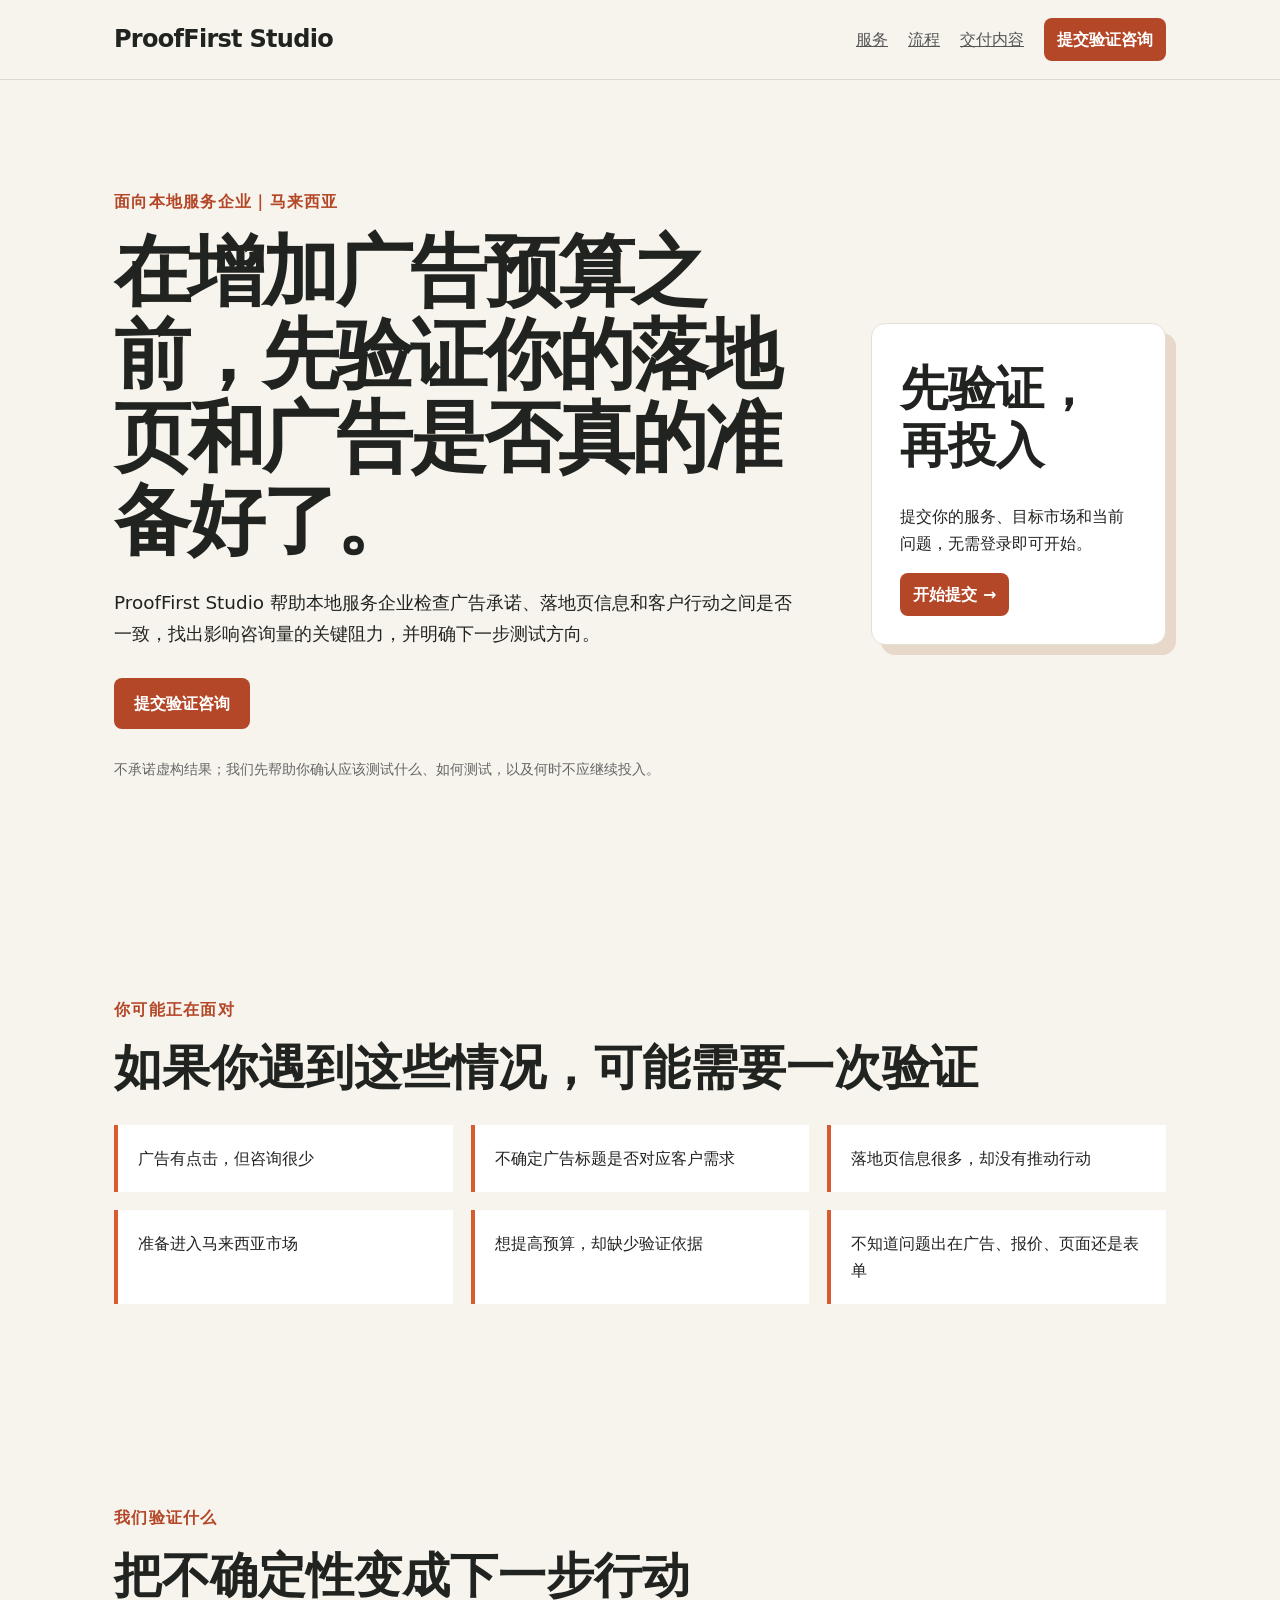
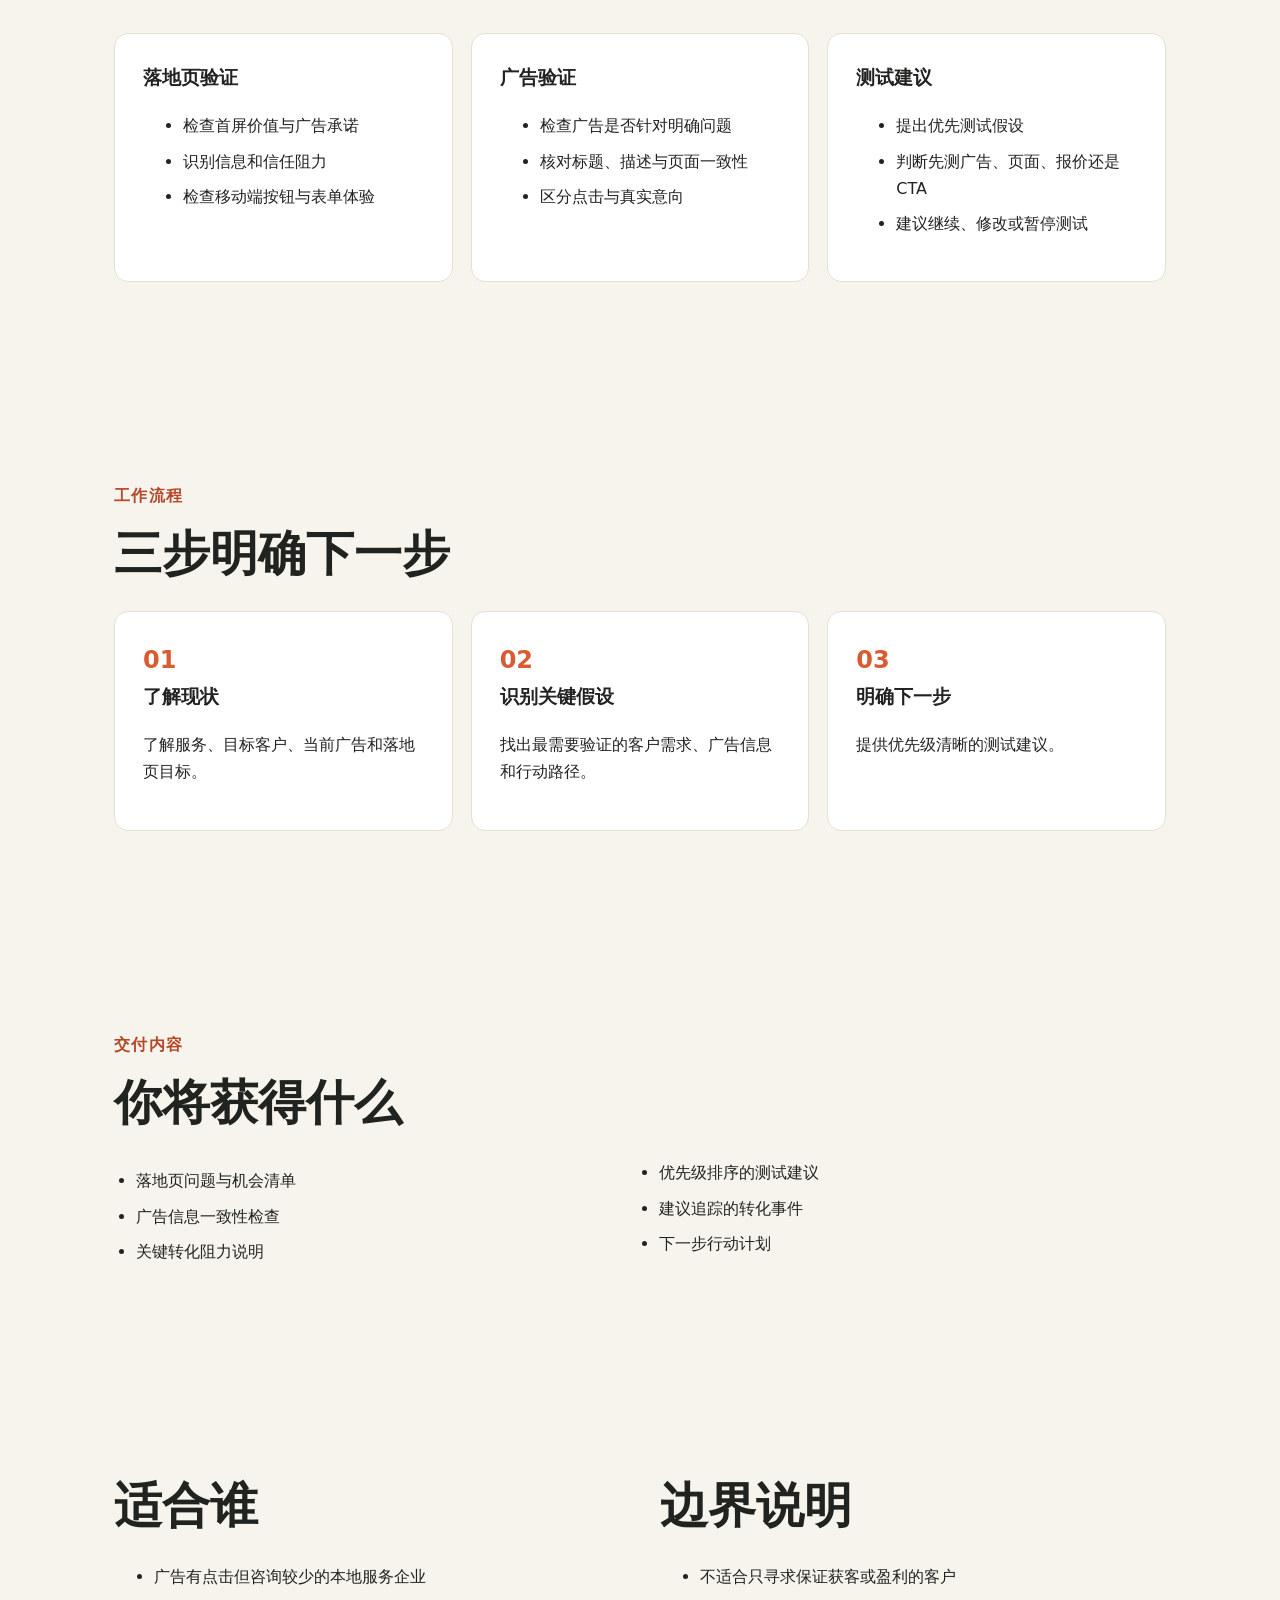
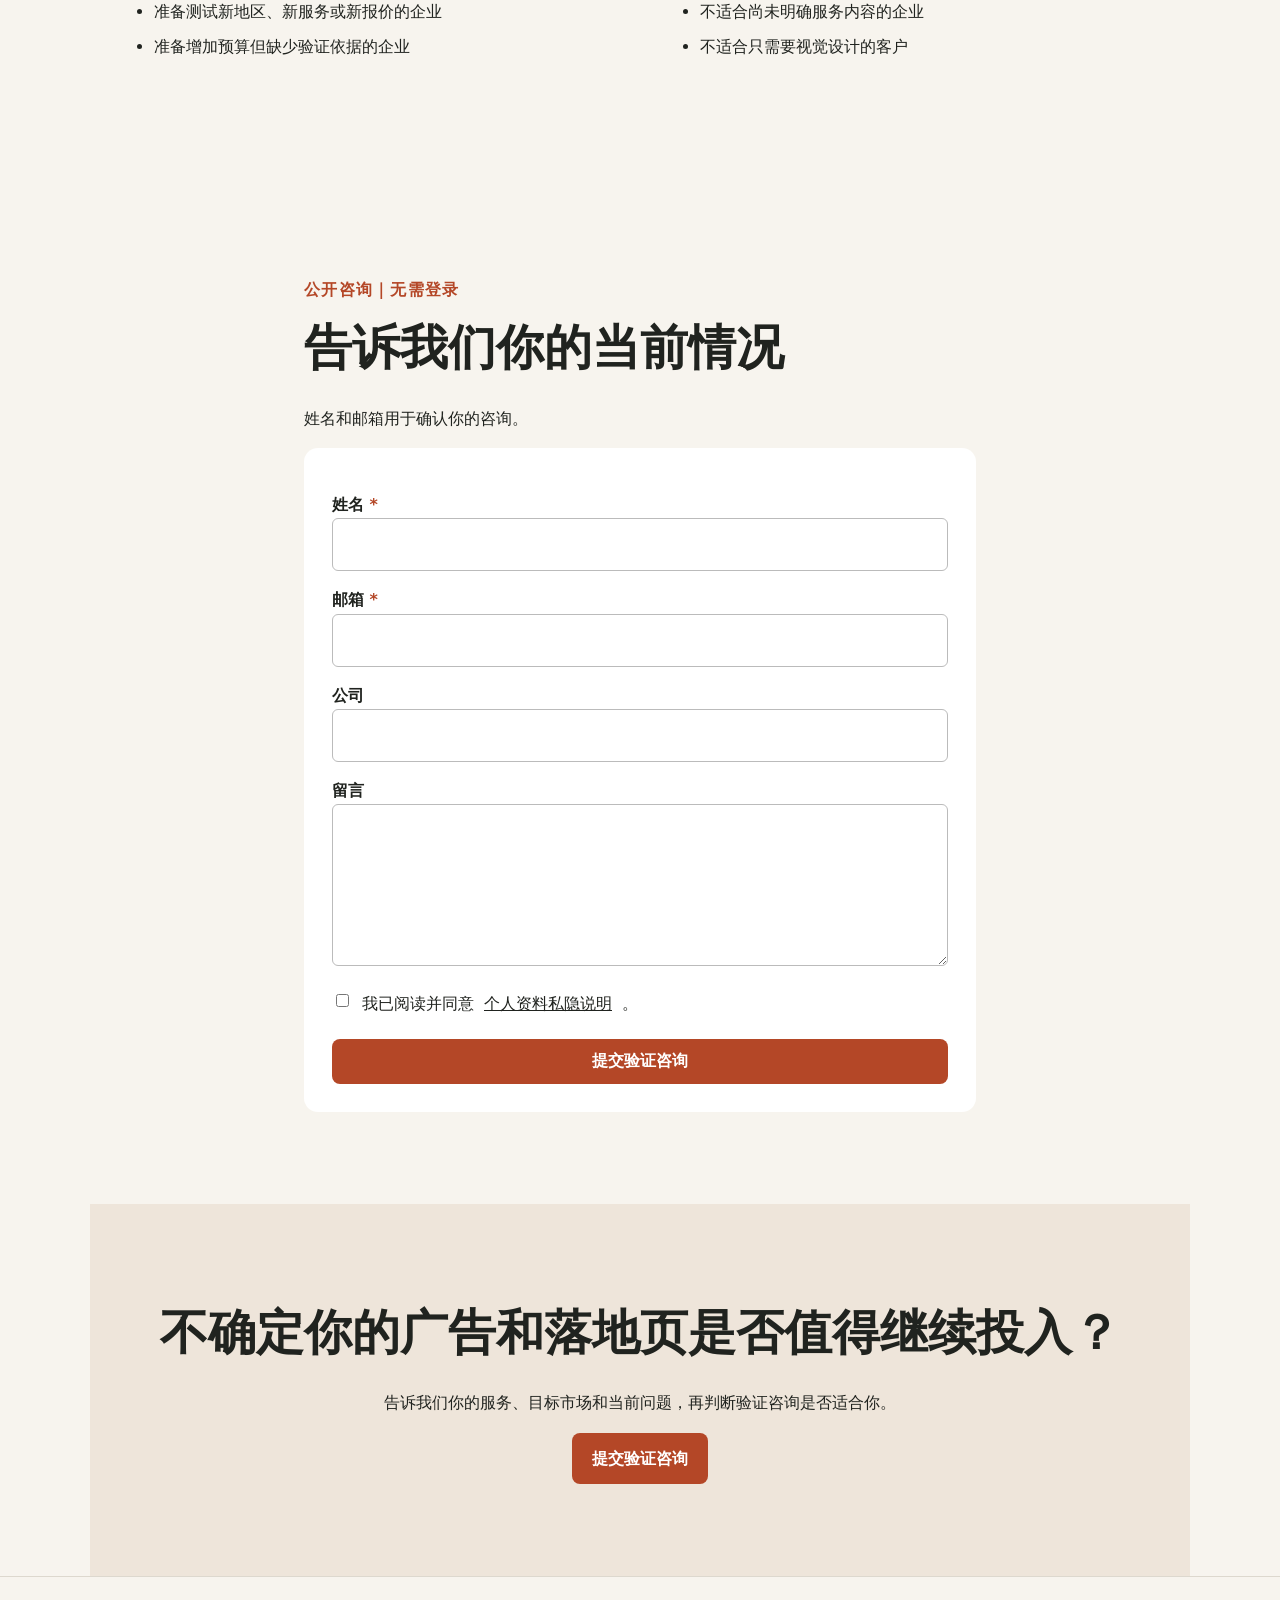
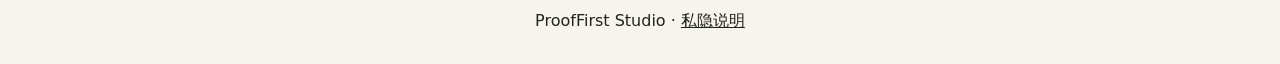
<file: public_site/index.html>
<!doctype html>
<html lang="zh-CN">
<head>
<meta charset="UTF-8">
<meta name="viewport" content="width=device-width, initial-scale=1">
<link rel="icon" href="data:,">
<meta name="robots" content="noindex, nofollow">
<title>ProofFirst Studio</title>
<meta name="description" content="为马来西亚本地服务企业验证 Landing Page 与广告信息，提交验证咨询。">
<link rel="stylesheet" href="styles.css">
</head>
<body>
<header><nav><a class="brand" href="#top">ProofFirst Studio</a><div class="nav-links"><a href="#services">服务</a><a href="#process">流程</a><a href="#deliverables">交付内容</a><a class="button small" href="#lead-form">提交验证咨询</a></div></nav></header>
<main id="top">
<section class="hero"><div><p class="eyebrow">面向本地服务企业｜马来西亚</p><h1>在增加广告预算之前，先验证你的落地页和广告是否真的准备好了。</h1><p class="lead">ProofFirst Studio 帮助本地服务企业检查广告承诺、落地页信息和客户行动之间是否一致，找出影响咨询量的关键阻力，并明确下一步测试方向。</p><div class="actions"><a class="button" href="#lead-form">提交验证咨询</a></div><p class="note">不承诺虚构结果；我们先帮助你确认应该测试什么、如何测试，以及何时不应继续投入。</p></div><div class="hero-card"><h2>先验证，再投入</h2><p>提交你的服务、目标市场和当前问题，无需登录即可开始。</p><a class="button small" href="#lead-form">开始提交 →</a></div></section>
<section><p class="eyebrow">你可能正在面对</p><h2>如果你遇到这些情况，可能需要一次验证</h2><div class="grid six"><div>广告有点击，但咨询很少</div><div>不确定广告标题是否对应客户需求</div><div>落地页信息很多，却没有推动行动</div><div>准备进入马来西亚市场</div><div>想提高预算，却缺少验证依据</div><div>不知道问题出在广告、报价、页面还是表单</div></div></section>
<section id="services"><p class="eyebrow">我们验证什么</p><h2>把不确定性变成下一步行动</h2><div class="grid three"><article><h3>落地页验证</h3><ul><li>检查首屏价值与广告承诺</li><li>识别信息和信任阻力</li><li>检查移动端按钮与表单体验</li></ul></article><article><h3>广告验证</h3><ul><li>检查广告是否针对明确问题</li><li>核对标题、描述与页面一致性</li><li>区分点击与真实意向</li></ul></article><article><h3>测试建议</h3><ul><li>提出优先测试假设</li><li>判断先测广告、页面、报价还是 CTA</li><li>建议继续、修改或暂停测试</li></ul></article></div></section>
<section id="process"><p class="eyebrow">工作流程</p><h2>三步明确下一步</h2><div class="grid three steps"><article><b>01</b><h3>了解现状</h3><p>了解服务、目标客户、当前广告和落地页目标。</p></article><article><b>02</b><h3>识别关键假设</h3><p>找出最需要验证的客户需求、广告信息和行动路径。</p></article><article><b>03</b><h3>明确下一步</h3><p>提供优先级清晰的测试建议。</p></article></div></section>
<section id="deliverables"><p class="eyebrow">交付内容</p><h2>你将获得什么</h2><ul class="checklist"><li>落地页问题与机会清单</li><li>广告信息一致性检查</li><li>关键转化阻力说明</li><li>优先级排序的测试建议</li><li>建议追踪的转化事件</li><li>下一步行动计划</li></ul></section>
<section><div class="split"><div><h2>适合谁</h2><ul><li>广告有点击但咨询较少的本地服务企业</li><li>准备测试新地区、新服务或新报价的企业</li><li>准备增加预算但缺少验证依据的企业</li></ul></div><div><h2>边界说明</h2><ul><li>不适合只寻求保证获客或盈利的客户</li><li>不适合尚未明确服务内容的企业</li><li>不适合只需要视觉设计的客户</li></ul></div></div></section>
<section class="form-section" id="contact"><p class="eyebrow">公开咨询｜无需登录</p><h2>告诉我们你的当前情况</h2><p>姓名和邮箱用于确认你的咨询。</p><form id="lead-form" action="https://formspree.io/f/mdeoppza" method="post"><label for="name">姓名 <span>*</span></label><input id="name" name="name" required><label for="email">邮箱 <span>*</span></label><input id="email" name="email" type="email" required><label for="company">公司</label><input id="company" name="company"><input type="hidden" name="intent" value="project"><label for="message">留言</label><textarea id="message" name="message" rows="5"></textarea><div class="honeypot" aria-hidden="true"><label for="website">Website</label><input id="website" name="website" tabindex="-1" autocomplete="off"></div><label class="consent"><input name="privacy_consent" type="checkbox" value="accepted" required>我已阅读并同意<a href="privacy.html" target="_blank" rel="noopener">个人资料私隐说明</a>。</label><button type="submit">提交验证咨询</button><div role="status" aria-live="polite"></div></form><div id="lead-success" class="success-panel" role="status" aria-live="polite" tabindex="-1" hidden><p class="eyebrow">提交成功</p><h2>咨询已成功提交</h2><p>我们已收到你的资料，会通过邮箱回复。</p></div></section>
<section class="bottom-cta"><h2>不确定你的广告和落地页是否值得继续投入？</h2><p>告诉我们你的服务、目标市场和当前问题，再判断验证咨询是否适合你。</p><a class="button" href="#lead-form">提交验证咨询</a></section>
</main><footer>ProofFirst Studio · <a href="privacy.html">私隐说明</a></footer><script src="script.js"></script>
</body></html>
</file>
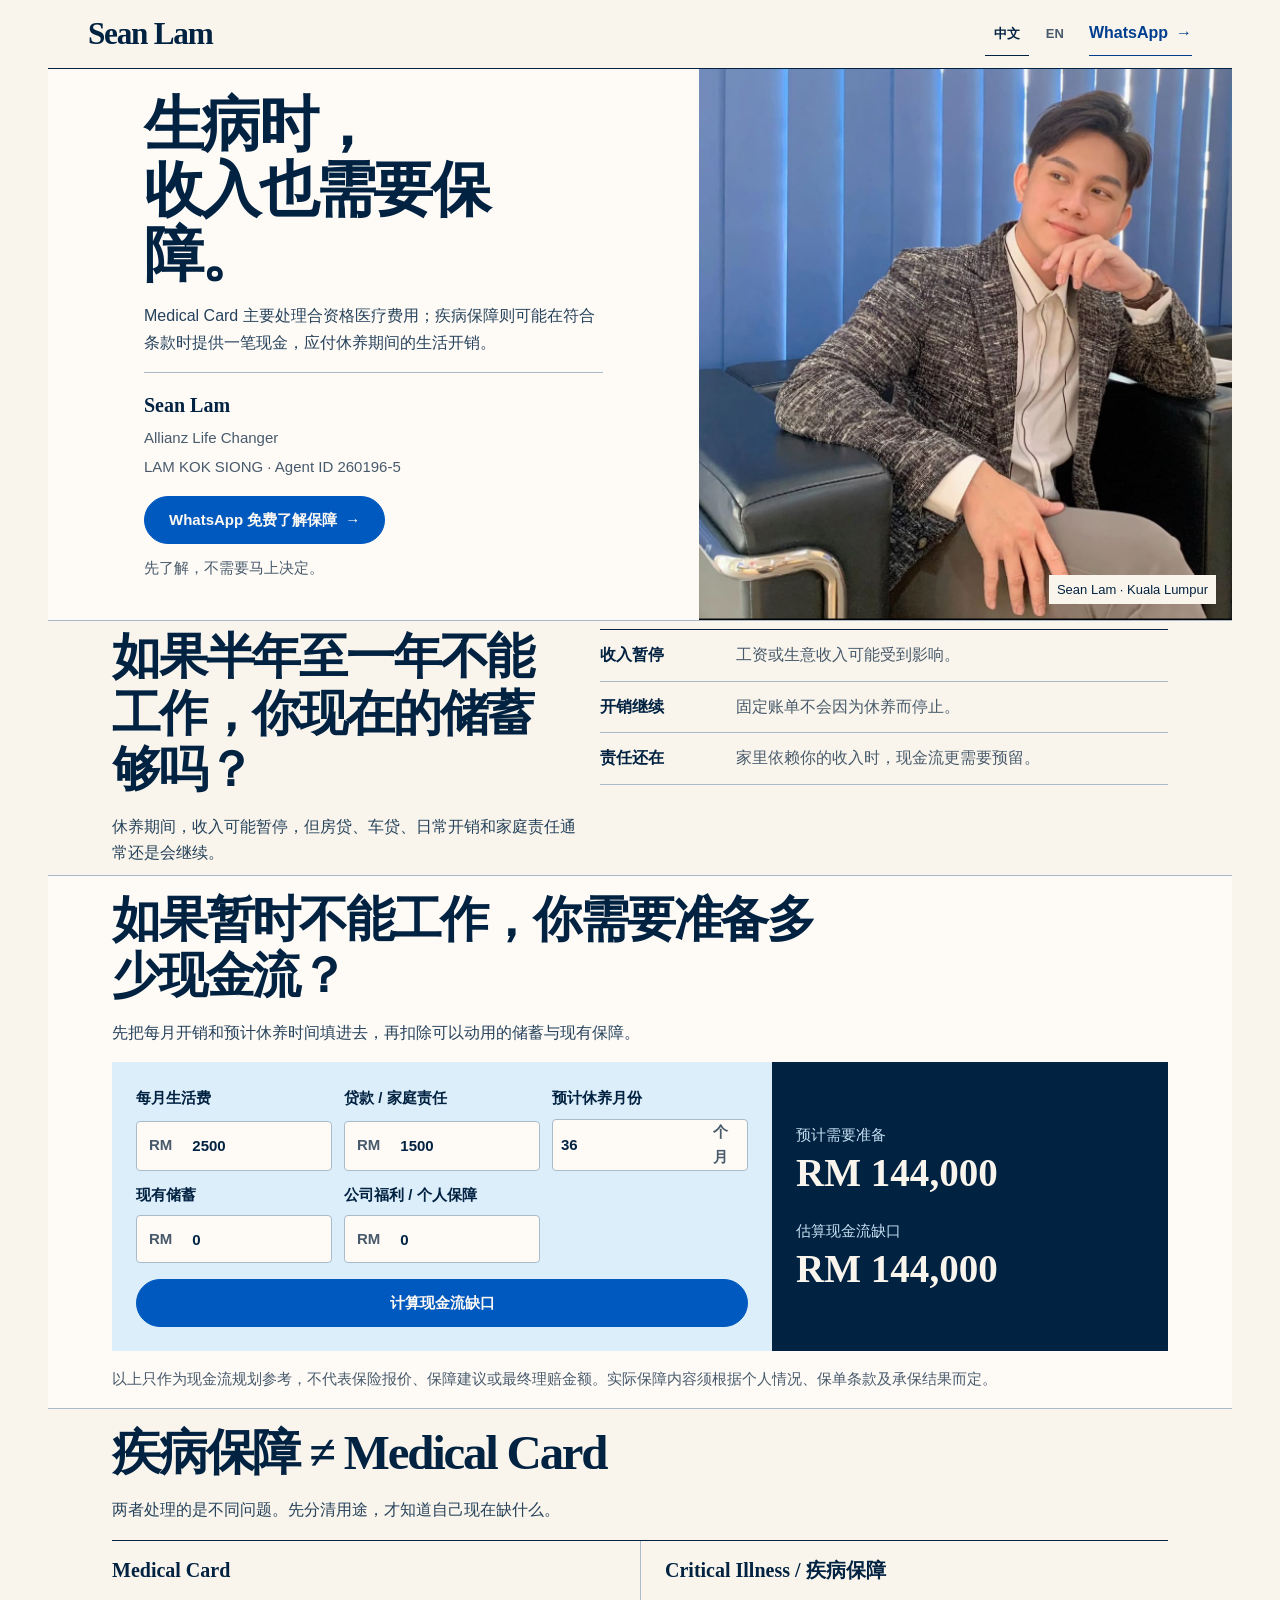
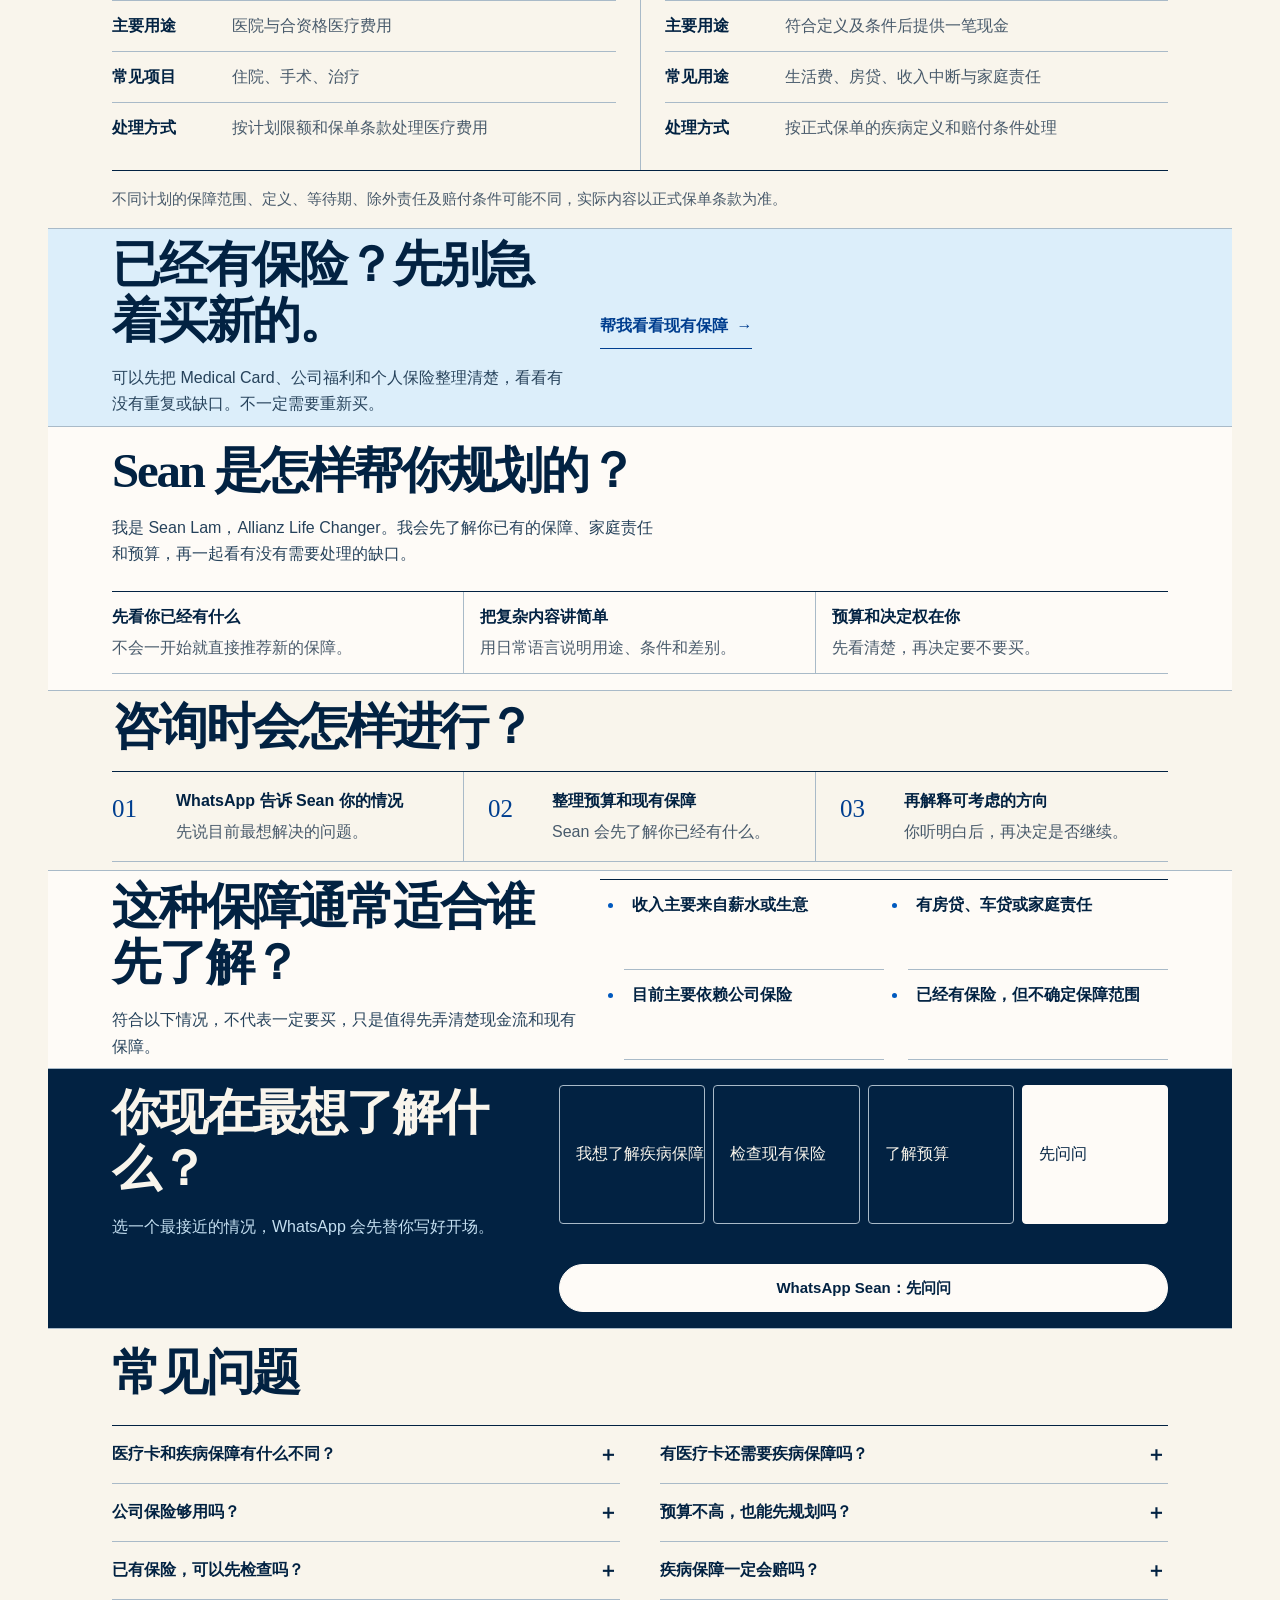
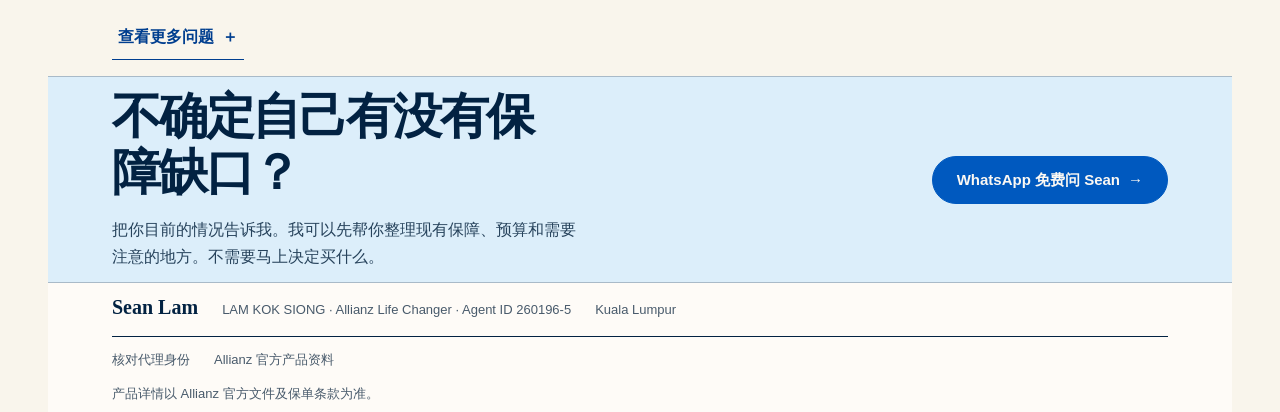
<file: client_sites/sean_lam/index.html>
<!doctype html>
<html lang="zh-CN">
<head>
  <meta charset="UTF-8">
  <meta name="viewport" content="width=device-width, initial-scale=1, viewport-fit=cover">
  <meta name="description" content="Sean Lam 协助 Kuala Lumpur 上班族了解重大疾病保障、现金流缺口与现有保障。">
  <title>Sean Lam｜Allianz Life Changer · Kuala Lumpur</title>
  <link rel="icon" href="data:,">
  <link rel="alternate" hreflang="zh-CN" href="./">
  <link rel="alternate" hreflang="en" href="en.html">
  <link rel="stylesheet" href="styles.css">
</head>
<body>
  <header class="site-header">
    <a class="brand" href="#top" aria-label="返回首页">Sean Lam</a>
    <div class="header-actions">
      <nav class="language-switch" aria-label="语言选择">
        <a data-language="zh-CN" aria-current="page" href="./">中文</a>
        <a data-language="en" lang="en" href="en.html">EN</a>
      </nav>
      <a class="header-contact" data-whatsapp-intent="general" data-whatsapp-source="header" href="https://wa.me/60166396106?text=Hi%20Sean%EF%BC%8C%E6%88%91%E6%83%B3%E5%85%88%E4%BA%86%E8%A7%A3%E4%B8%80%E4%B8%8B%E7%96%BE%E7%97%85%E4%BF%9D%E9%9A%9C%E3%80%82">WhatsApp <span aria-hidden="true">→</span></a>
    </div>
  </header>

  <main id="top">
    <section class="hero" id="hero" aria-labelledby="hero-title">
      <div class="hero-copy">
        <h1 id="hero-title"><span>生病时，</span><span>收入也需要保障。</span></h1>
        <p class="hero-summary" id="hero-summary">Medical Card 主要处理合资格医疗费用；疾病保障则可能在符合条款时提供一笔现金，应付休养期间的生活开销。</p>
        <div class="hero-identity">
          <strong>Sean Lam</strong>
          <span>Allianz Life Changer</span>
          <span>LAM KOK SIONG · Agent ID 260196-5</span>
        </div>
        <a class="button" id="hero-primary" data-cta-level="primary" data-whatsapp-intent="protection" data-whatsapp-source="hero" href="https://wa.me/60166396106?text=Hi%20Sean%EF%BC%8C%E6%88%91%E6%83%B3%E5%85%88%E4%BA%86%E8%A7%A3%E4%B8%80%E4%B8%8B%E7%96%BE%E7%97%85%E4%BF%9D%E9%9A%9C%E3%80%82">WhatsApp 免费了解保障 <span aria-hidden="true">→</span></a>
        <p class="microcopy">先了解，不需要马上决定。</p>
      </div>
      <figure class="hero-photo">
        <img src="assets/sean-lam.jpeg" width="1125" height="1125" alt="Allianz Life Changer Sean Lam">
        <figcaption>Sean Lam · Kuala Lumpur</figcaption>
      </figure>
    </section>

    <section class="problem compact-section" id="problem" aria-labelledby="problem-title">
      <div>
        <h2 id="problem-title">如果半年至一年不能工作，你现在的储蓄够吗？</h2>
        <p>休养期间，收入可能暂停，但房贷、车贷、日常开销和家庭责任通常还是会继续。</p>
      </div>
      <dl class="problem-list">
        <div><dt>收入暂停</dt><dd>工资或生意收入可能受到影响。</dd></div>
        <div><dt>开销继续</dt><dd>固定账单不会因为休养而停止。</dd></div>
        <div><dt>责任还在</dt><dd>家里依赖你的收入时，现金流更需要预留。</dd></div>
      </dl>
    </section>

    <section class="calculator feature-section" id="calculator" aria-labelledby="calculator-title">
      <div class="section-copy">
        <h2 id="calculator-title">如果暂时不能工作，你需要准备多少现金流？</h2>
        <p>先把每月开销和预计休养时间填进去，再扣除可以动用的储蓄与现有保障。</p>
      </div>
      <div class="calculator-shell">
        <form id="exposure-form">
          <div class="field-grid">
            <label>每月生活费<span class="money-input"><span>RM</span><input name="essentials" type="number" min="0" step="100" inputmode="decimal" value="2500" required></span></label>
            <label>贷款 / 家庭责任<span class="money-input"><span>RM</span><input name="commitments" type="number" min="0" step="100" inputmode="decimal" value="1500" required></span></label>
            <label>预计休养月份<span class="month-input"><input name="months" type="number" min="36" max="120" step="1" inputmode="numeric" value="36" required><span>个月</span></span></label>
            <label>现有储蓄<span class="money-input"><span>RM</span><input name="savings" type="number" min="0" step="100" inputmode="decimal" value="0" required></span></label>
            <label>公司福利 / 个人保障<span class="money-input"><span>RM</span><input name="benefits" type="number" min="0" step="100" inputmode="decimal" value="0" required></span></label>
          </div>
          <button class="button" type="submit">计算现金流缺口</button>
        </form>
        <div class="result" id="exposure-result" role="status" aria-live="polite">
          <p><span>预计需要准备</span><strong id="cashflow-required">RM 144,000</strong></p>
          <p><span>估算现金流缺口</span><strong id="cashflow-gap">RM 144,000</strong></p>
          <a class="button button-light" id="calculator-whatsapp" data-whatsapp-source="calculator" href="https://wa.me/60166396106?text=Hi%20Sean%EF%BC%8C%E6%88%91%E6%83%B3%E8%AF%B7%E4%BD%A0%E5%B8%AE%E6%88%91%E7%9C%8B%E7%9C%8B%E7%8E%B0%E6%9C%89%E4%BF%9D%E9%9A%9C%E5%A4%9F%E4%B8%8D%E5%A4%9F%E3%80%82" hidden>把计算结果发给 Sean <span aria-hidden="true">→</span></a>
        </div>
      </div>
      <p class="disclaimer">以上只作为现金流规划参考，不代表保险报价、保障建议或最终理赔金额。实际保障内容须根据个人情况、保单条款及承保结果而定。</p>
    </section>

    <section class="coverage" id="coverage" aria-labelledby="coverage-title">
      <div class="section-copy">
        <h2 id="coverage-title">疾病保障 ≠ Medical Card</h2>
        <p>两者处理的是不同问题。先分清用途，才知道自己现在缺什么。</p>
      </div>
      <div class="comparison" role="group" aria-label="Medical Card 与疾病保障用途比较">
        <article>
          <h3>Medical Card</h3>
          <dl>
            <div><dt>主要用途</dt><dd>医院与合资格医疗费用</dd></div>
            <div><dt>常见项目</dt><dd>住院、手术、治疗</dd></div>
            <div><dt>处理方式</dt><dd>按计划限额和保单条款处理医疗费用</dd></div>
          </dl>
        </article>
        <article>
          <h3>Critical Illness / 疾病保障</h3>
          <dl>
            <div><dt>主要用途</dt><dd>符合定义及条件后提供一笔现金</dd></div>
            <div><dt>常见用途</dt><dd>生活费、房贷、收入中断与家庭责任</dd></div>
            <div><dt>处理方式</dt><dd>按正式保单的疾病定义和赔付条件处理</dd></div>
          </dl>
        </article>
      </div>
      <p class="disclaimer">不同计划的保障范围、定义、等待期、除外责任及赔付条件可能不同，实际内容以正式保单条款为准。</p>
    </section>

    <section class="policy-check compact-section" id="policy-check" aria-labelledby="policy-title">
      <div>
        <h2 id="policy-title">已经有保险？先别急着买新的。</h2>
        <p>可以先把 Medical Card、公司福利和个人保险整理清楚，看看有没有重复或缺口。不一定需要重新买。</p>
      </div>
      <a class="text-link" data-whatsapp-intent="existing" data-whatsapp-source="existing_policy" href="https://wa.me/60166396106?text=Hi%20Sean%EF%BC%8C%E6%88%91%E5%B7%B2%E7%BB%8F%E6%9C%89%E4%BF%9D%E9%99%A9%EF%BC%8C%E6%83%B3%E8%AF%B7%E4%BD%A0%E5%B8%AE%E6%88%91%E7%9C%8B%E7%9C%8B%E7%8E%B0%E6%9C%89%E4%BF%9D%E9%9A%9C%E6%9C%89%E6%B2%A1%E6%9C%89%E7%BC%BA%E5%8F%A3%E3%80%82">帮我看看现有保障 <span aria-hidden="true">→</span></a>
    </section>

    <section class="about" id="about" aria-labelledby="about-title">
      <div class="about-copy">
        <h2 id="about-title">Sean 是怎样帮你规划的？</h2>
        <p class="about-intro">我是 Sean Lam，Allianz Life Changer。我会先了解你已有的保障、家庭责任和预算，再一起看有没有需要处理的缺口。</p>
        <ol class="approach-list">
          <li><strong>先看你已经有什么</strong><span>不会一开始就直接推荐新的保障。</span></li>
          <li><strong>把复杂内容讲简单</strong><span>用日常语言说明用途、条件和差别。</span></li>
          <li><strong>预算和决定权在你</strong><span>先看清楚，再决定要不要买。</span></li>
        </ol>
      </div>
    </section>

    <section class="process compact-section" id="process" aria-labelledby="process-title">
      <h2 id="process-title">咨询时会怎样进行？</h2>
      <ol>
        <li><span>01</span><p><strong>WhatsApp 告诉 Sean 你的情况</strong>先说目前最想解决的问题。</p></li>
        <li><span>02</span><p><strong>整理预算和现有保障</strong>Sean 会先了解你已经有什么。</p></li>
        <li><span>03</span><p><strong>再解释可考虑的方向</strong>你听明白后，再决定是否继续。</p></li>
      </ol>
    </section>

    <section class="audience compact-section" id="audience" aria-labelledby="audience-title">
      <div>
        <h2 id="audience-title">这种保障通常适合谁先了解？</h2>
        <p>符合以下情况，不代表一定要买，只是值得先弄清楚现金流和现有保障。</p>
      </div>
      <ul>
        <li>收入主要来自薪水或生意</li>
        <li>有房贷、车贷或家庭责任</li>
        <li>目前主要依赖公司保险</li>
        <li>已经有保险，但不确定保障范围</li>
      </ul>
    </section>

    <section class="questions feature-section" id="questions" aria-labelledby="questions-title">
      <div class="section-copy">
        <h2 id="questions-title">你现在最想了解什么？</h2>
        <p>选一个最接近的情况，WhatsApp 会先替你写好开场。</p>
      </div>
      <div class="intent-options" role="group" aria-label="选择咨询主题">
        <button type="button" data-intent="protection" data-label="WhatsApp Sean：了解疾病保障" aria-pressed="false">我想了解疾病保障</button>
        <button type="button" data-intent="existing" data-label="WhatsApp Sean：检查现有保障" aria-pressed="false">检查现有保险</button>
        <button type="button" data-intent="budget" data-label="WhatsApp Sean：了解预算" aria-pressed="false">了解预算</button>
        <button type="button" data-intent="general" data-label="WhatsApp Sean：先问问" aria-pressed="true">先问问</button>
      </div>
      <a class="button button-light" id="intent-whatsapp" data-whatsapp-source="question_selector" href="https://wa.me/60166396106?text=Hi%20Sean%EF%BC%8C%E6%88%91%E6%83%B3%E5%85%88%E4%BA%86%E8%A7%A3%E4%B8%80%E4%B8%8B%E7%96%BE%E7%97%85%E4%BF%9D%E9%9A%9C%E3%80%82">WhatsApp Sean：先问问</a>
    </section>

    <section class="faq" id="faq" aria-labelledby="faq-title">
      <h2 id="faq-title">常见问题</h2>
      <div class="faq-list">
        <article><button class="faq-question" type="button" data-faq-question="medical_card_vs_ci" aria-expanded="false" aria-controls="faq-1"><span>医疗卡和疾病保障有什么不同？</span><span class="faq-icon" aria-hidden="true">＋</span></button><div class="faq-answer" id="faq-1" hidden><p>Medical Card 主要处理保单涵盖的合资格医疗费用。疾病保障通常是在诊断符合定义及条件后提供一笔现金，用途不只限于医疗账单。</p></div></article>
        <article><button class="faq-question" type="button" data-faq-question="has_medical_card" aria-expanded="false" aria-controls="faq-2"><span>有医疗卡还需要疾病保障吗？</span><span class="faq-icon" aria-hidden="true">＋</span></button><div class="faq-answer" id="faq-2" hidden><p>不一定。要先看现有 Medical Card、现金储备、收入责任和已有疾病保障，再判断是否有缺口。</p></div></article>
        <article><button class="faq-question" type="button" data-faq-question="company_insurance" aria-expanded="false" aria-controls="faq-3"><span>公司保险够用吗？</span><span class="faq-icon" aria-hidden="true">＋</span></button><div class="faq-answer" id="faq-3" hidden><p>先确认公司福利保障什么、额度多少，以及离职或转职后是否继续。看过这些资料后，才能判断个人保障要不要补充。</p></div></article>
        <article><button class="faq-question" type="button" data-faq-question="low_budget" aria-expanded="false" aria-controls="faq-4"><span>预算不高，也能先规划吗？</span><span class="faq-icon" aria-hidden="true">＋</span></button><div class="faq-answer" id="faq-4" hidden><p>可以先排优先次序，了解缺口和可负担范围，再看有没有适合的方向。规划不等于必须当场购买。</p></div></article>
        <article><button class="faq-question" type="button" data-faq-question="existing_policy" aria-expanded="false" aria-controls="faq-5"><span>已有保险，可以先检查吗？</span><span class="faq-icon" aria-hidden="true">＋</span></button><div class="faq-answer" id="faq-5" hidden><p>可以先看保障摘要和主要条款。发送前建议遮盖身份证号码、银行资料等与初步检查无关的敏感信息。</p></div></article>
        <article><button class="faq-question" type="button" data-faq-question="claim_conditions" aria-expanded="false" aria-controls="faq-6"><span>疾病保障一定会赔吗？</span><span class="faq-icon" aria-hidden="true">＋</span></button><div class="faq-answer" id="faq-6" hidden><p>不会只凭疾病名称判断。理赔需要符合保单的疾病定义、严重程度和其他条件，最终以正式保单条款及理赔审核为准。</p></div></article>
        <article class="faq-extra" hidden><button class="faq-question" type="button" data-faq-question="premium_factors" aria-expanded="false" aria-controls="faq-7"><span>保费受什么影响？</span><span class="faq-icon" aria-hidden="true">＋</span></button><div class="faq-answer" id="faq-7" hidden><p>通常可能受年龄、健康状况、吸烟情况、保障额、保障期限、产品结构与核保结果影响。实际保费要按正式资料计算。</p></div></article>
        <article class="faq-extra" hidden><button class="faq-question" type="button" data-faq-question="health_information" aria-expanded="false" aria-controls="faq-8"><span>申请要提供健康资料吗？</span><span class="faq-icon" aria-hidden="true">＋</span></button><div class="faq-answer" id="faq-8" hidden><p>申请时通常需要如实回答健康问题，部分情况可能要求进一步资料或检查，具体由保险公司核保决定。</p></div></article>
      </div>
      <button class="text-button" id="faq-more" type="button" aria-expanded="false">查看更多问题 <span aria-hidden="true">＋</span></button>
    </section>

    <section class="final-cta" id="final-cta" aria-labelledby="final-title">
      <div>
        <h2 id="final-title">不确定自己有没有保障缺口？</h2>
        <p>把你目前的情况告诉我。我可以先帮你整理现有保障、预算和需要注意的地方。不需要马上决定买什么。</p>
      </div>
      <a class="button" data-cta-level="primary" data-whatsapp-intent="general" data-whatsapp-source="footer" href="https://wa.me/60166396106?text=Hi%20Sean%EF%BC%8C%E6%88%91%E6%83%B3%E5%85%88%E4%BA%86%E8%A7%A3%E4%B8%80%E4%B8%8B%E7%96%BE%E7%97%85%E4%BF%9D%E9%9A%9C%E3%80%82">WhatsApp 免费问 Sean <span aria-hidden="true">→</span></a>
    </section>
  </main>

  <footer>
    <div class="footer-line">
      <strong>Sean Lam</strong>
      <span>LAM KOK SIONG · Allianz Life Changer · Agent ID 260196-5</span>
      <span>Kuala Lumpur</span>
    </div>
    <div class="footer-links">
      <a href="https://www.liam.org.my/customer_zone/?c=15&amp;ct=2" target="_blank" rel="noopener">核对代理身份</a>
      <a href="https://www.allianz.com.my/personal/life-health-and-savings/critical-illness/healthcover-prime.html" target="_blank" rel="noopener">Allianz 官方产品资料</a>
    </div>
    <p>产品详情以 Allianz 官方文件及保单条款为准。</p>
  </footer>

  <aside class="mobile-sticky" aria-label="快速联系 Sean">
    <a class="button" data-cta-level="primary" data-whatsapp-intent="protection" data-whatsapp-source="mobile_sticky" href="https://wa.me/60166396106?text=Hi%20Sean%EF%BC%8C%E6%88%91%E6%83%B3%E5%85%88%E4%BA%86%E8%A7%A3%E4%B8%80%E4%B8%8B%E7%96%BE%E7%97%85%E4%BF%9D%E9%9A%9C%E3%80%82">WhatsApp 免费了解保障 <span aria-hidden="true">→</span></a>
  </aside>

  <script src="script.js"></script>
</body>
</html>
</file>
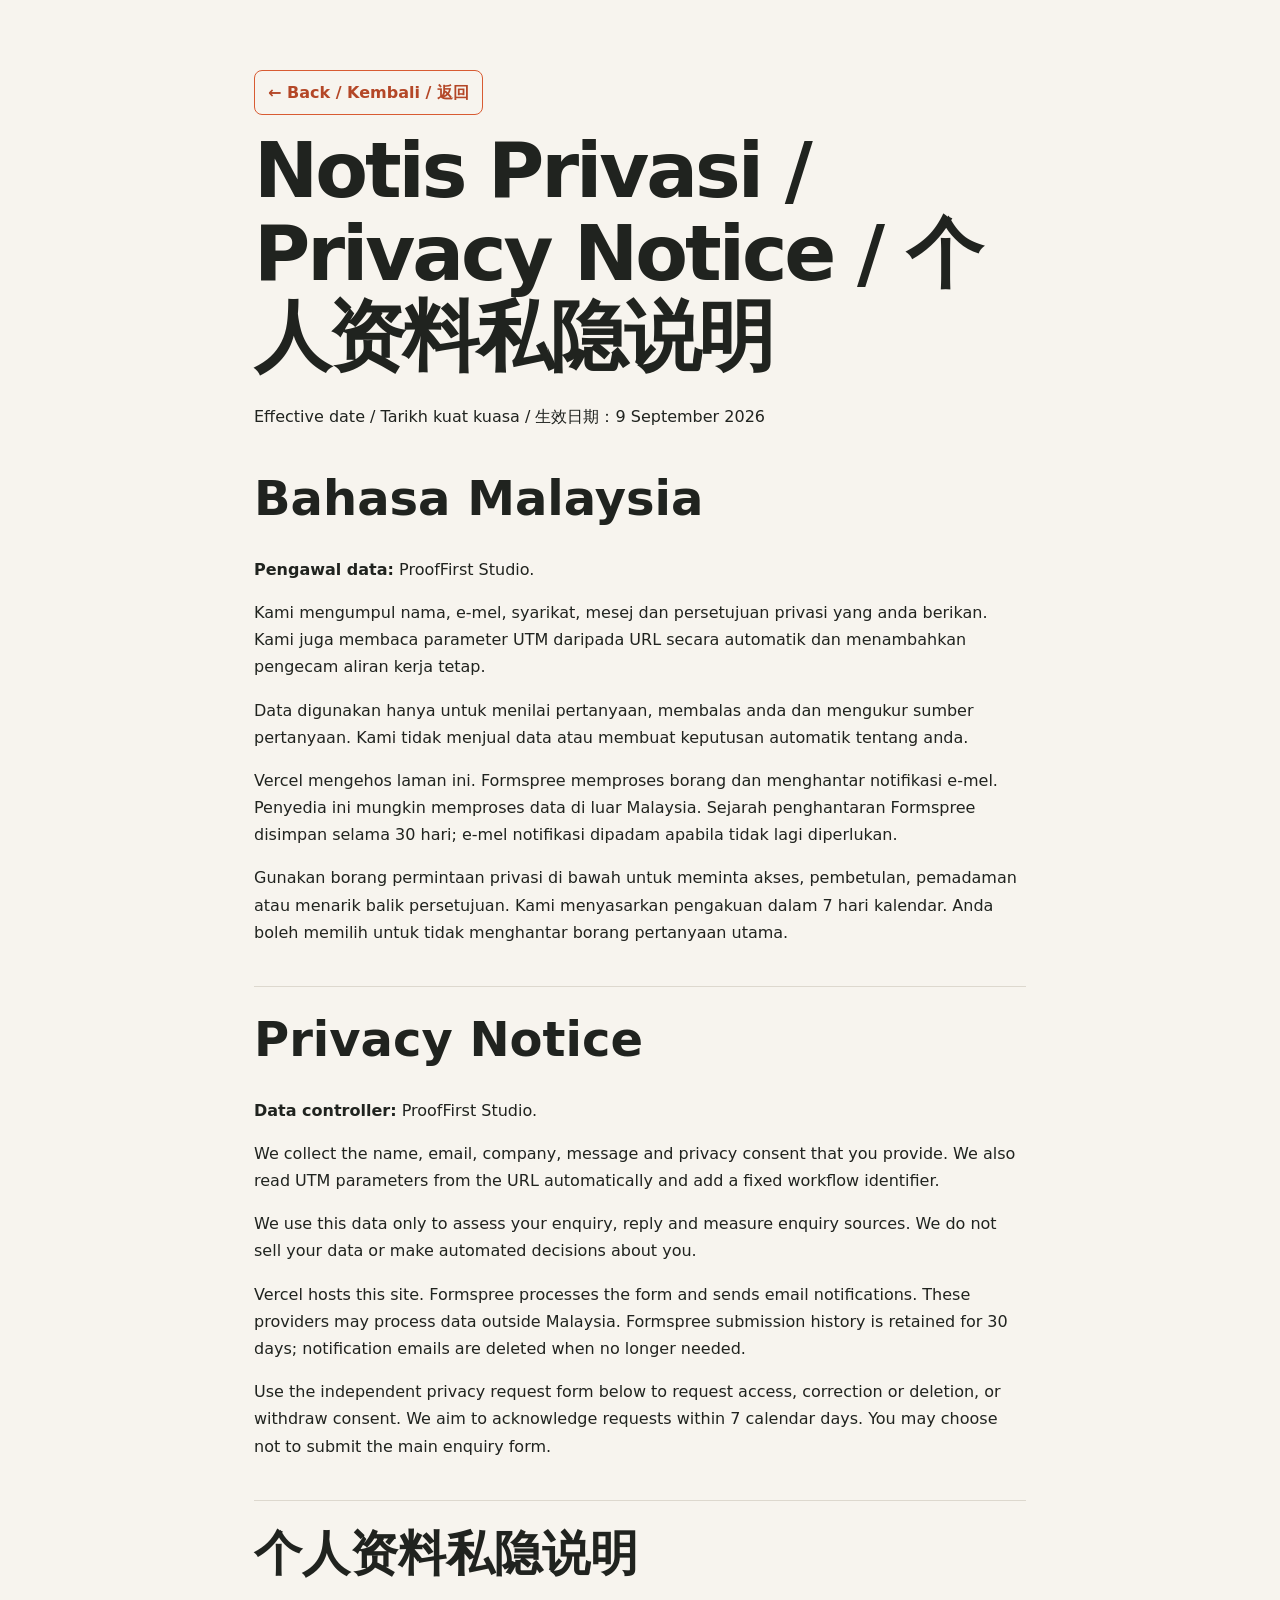
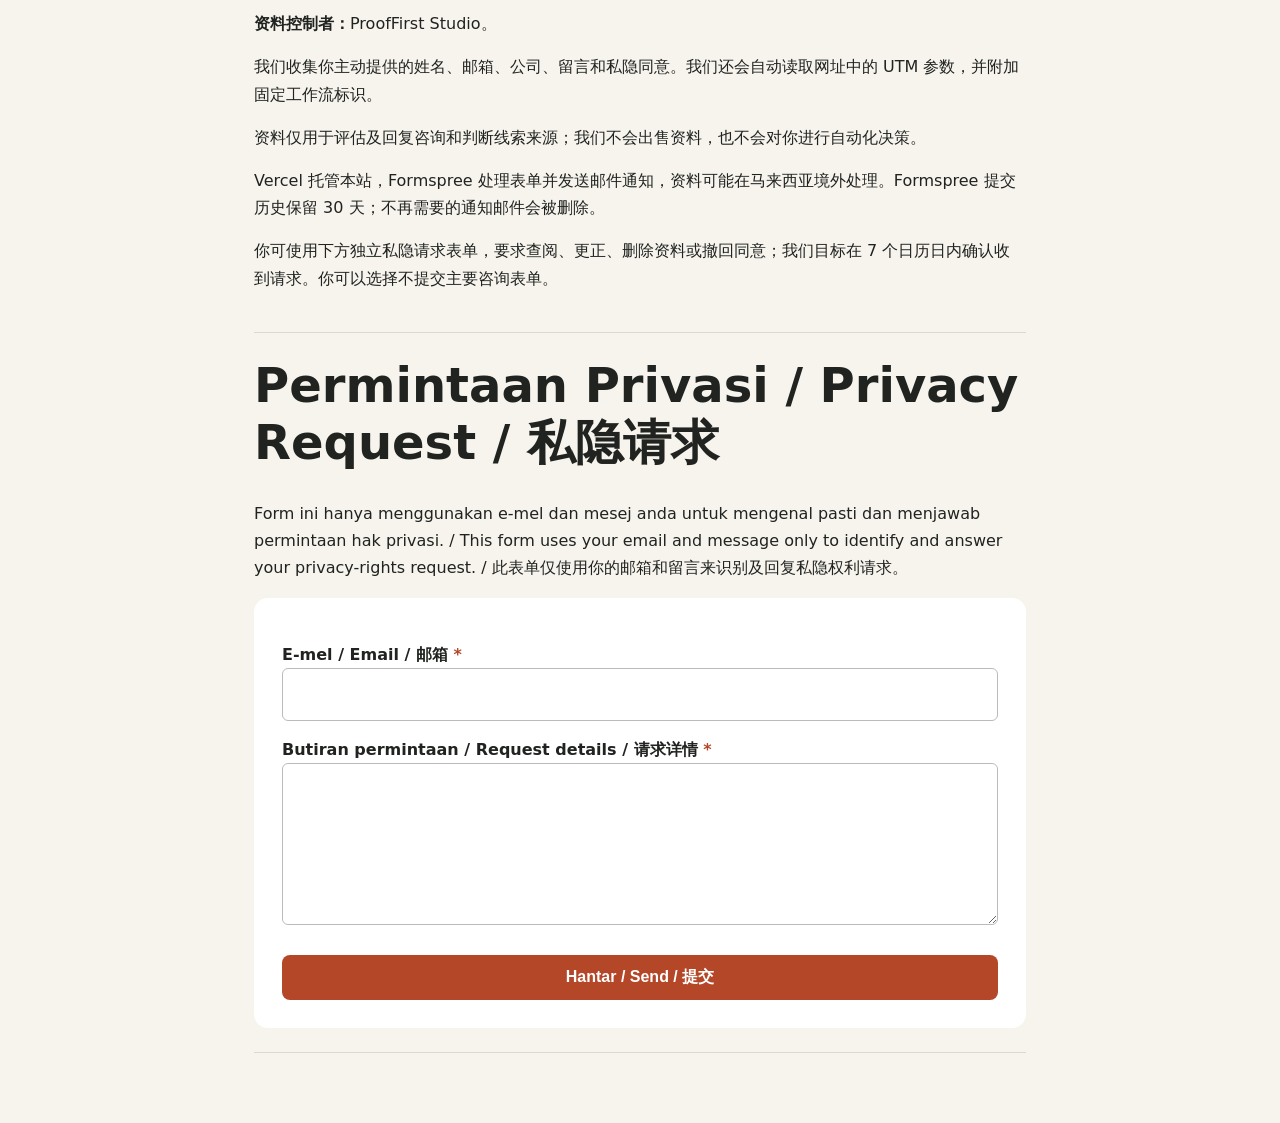
<file: public_site/privacy.html>
<!doctype html>
<html lang="en">
<head>
<meta charset="UTF-8">
<meta name="viewport" content="width=device-width, initial-scale=1">
<meta name="robots" content="noindex, nofollow">
<title>Privacy Notice | ProofFirst Studio</title>
<link rel="stylesheet" href="styles.css">
</head>
<body>
<main class="privacy">
<a class="button secondary small" href="index.html">← Back / Kembali / 返回</a>
<h1>Notis Privasi / Privacy Notice / 个人资料私隐说明</h1>
<p>Effective date / Tarikh kuat kuasa / 生效日期：9 September 2026</p>

<section lang="ms">
<h2>Bahasa Malaysia</h2>
<p><strong>Pengawal data:</strong> ProofFirst Studio.</p>
<p>Kami mengumpul nama, e-mel, syarikat, mesej dan persetujuan privasi yang anda berikan. Kami juga membaca parameter UTM daripada URL secara automatik dan menambahkan pengecam aliran kerja tetap.</p>
<p>Data digunakan hanya untuk menilai pertanyaan, membalas anda dan mengukur sumber pertanyaan. Kami tidak menjual data atau membuat keputusan automatik tentang anda.</p>
<p>Vercel mengehos laman ini. Formspree memproses borang dan menghantar notifikasi e-mel. Penyedia ini mungkin memproses data di luar Malaysia. Sejarah penghantaran Formspree disimpan selama 30 hari; e-mel notifikasi dipadam apabila tidak lagi diperlukan.</p>
<p>Gunakan borang permintaan privasi di bawah untuk meminta akses, pembetulan, pemadaman atau menarik balik persetujuan. Kami menyasarkan pengakuan dalam 7 hari kalendar. Anda boleh memilih untuk tidak menghantar borang pertanyaan utama.</p>
</section>

<section lang="en">
<h2>Privacy Notice</h2>
<p><strong>Data controller:</strong> ProofFirst Studio.</p>
<p>We collect the name, email, company, message and privacy consent that you provide. We also read UTM parameters from the URL automatically and add a fixed workflow identifier.</p>
<p>We use this data only to assess your enquiry, reply and measure enquiry sources. We do not sell your data or make automated decisions about you.</p>
<p>Vercel hosts this site. Formspree processes the form and sends email notifications. These providers may process data outside Malaysia. Formspree submission history is retained for 30 days; notification emails are deleted when no longer needed.</p>
<p>Use the independent privacy request form below to request access, correction or deletion, or withdraw consent. We aim to acknowledge requests within 7 calendar days. You may choose not to submit the main enquiry form.</p>
</section>

<section lang="zh-CN">
<h2>个人资料私隐说明</h2>
<p><strong>资料控制者：</strong>ProofFirst Studio。</p>
<p>我们收集你主动提供的姓名、邮箱、公司、留言和私隐同意。我们还会自动读取网址中的 UTM 参数，并附加固定工作流标识。</p>
<p>资料仅用于评估及回复咨询和判断线索来源；我们不会出售资料，也不会对你进行自动化决策。</p>
<p>Vercel 托管本站，Formspree 处理表单并发送邮件通知，资料可能在马来西亚境外处理。Formspree 提交历史保留 30 天；不再需要的通知邮件会被删除。</p>
<p>你可使用下方独立私隐请求表单，要求查阅、更正、删除资料或撤回同意；我们目标在 7 个日历日内确认收到请求。你可以选择不提交主要咨询表单。</p>
</section>

<section aria-labelledby="privacy-request-title">
<h2 id="privacy-request-title">Permintaan Privasi / Privacy Request / 私隐请求</h2>
<p>Form ini hanya menggunakan e-mel dan mesej anda untuk mengenal pasti dan menjawab permintaan hak privasi. / This form uses your email and message only to identify and answer your privacy-rights request. / 此表单仅使用你的邮箱和留言来识别及回复私隐权利请求。</p>
<form id="privacy-request" action="https://formspree.io/f/mdeoppza" method="post">
<input type="hidden" name="intent" value="privacy_request">
<input type="hidden" name="source_workflow_id" value="workflow-39cc14c9de2c4ce8bd6b145a96fadb5e">
<input type="hidden" name="_subject" value="Privacy request">
<label for="privacy-email">E-mel / Email / 邮箱 <span>*</span></label>
<input id="privacy-email" name="email" type="email" autocomplete="email" required>
<label for="privacy-message">Butiran permintaan / Request details / 请求详情 <span>*</span></label>
<textarea id="privacy-message" name="message" rows="5" required></textarea>
<button type="submit">Hantar / Send / 提交</button>
</form>
</section>
</main>
</body>
</html>
</file>
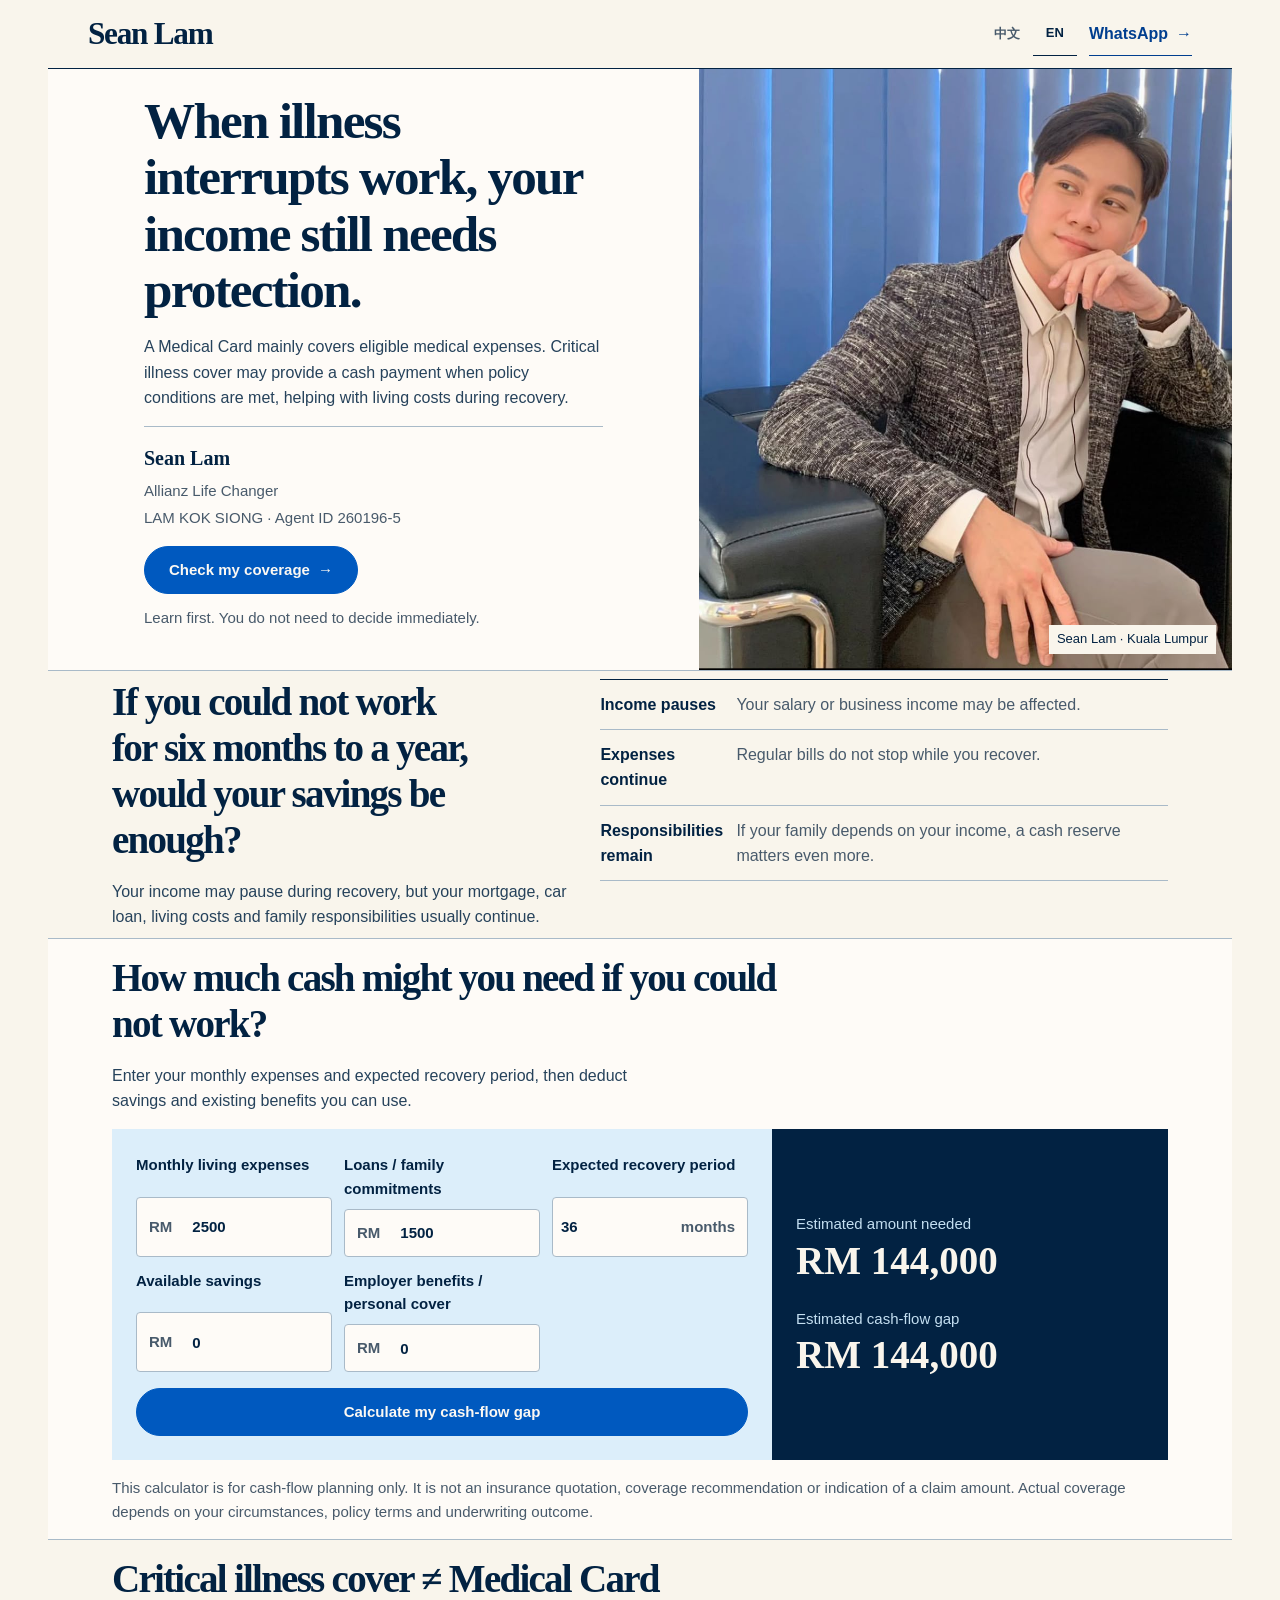
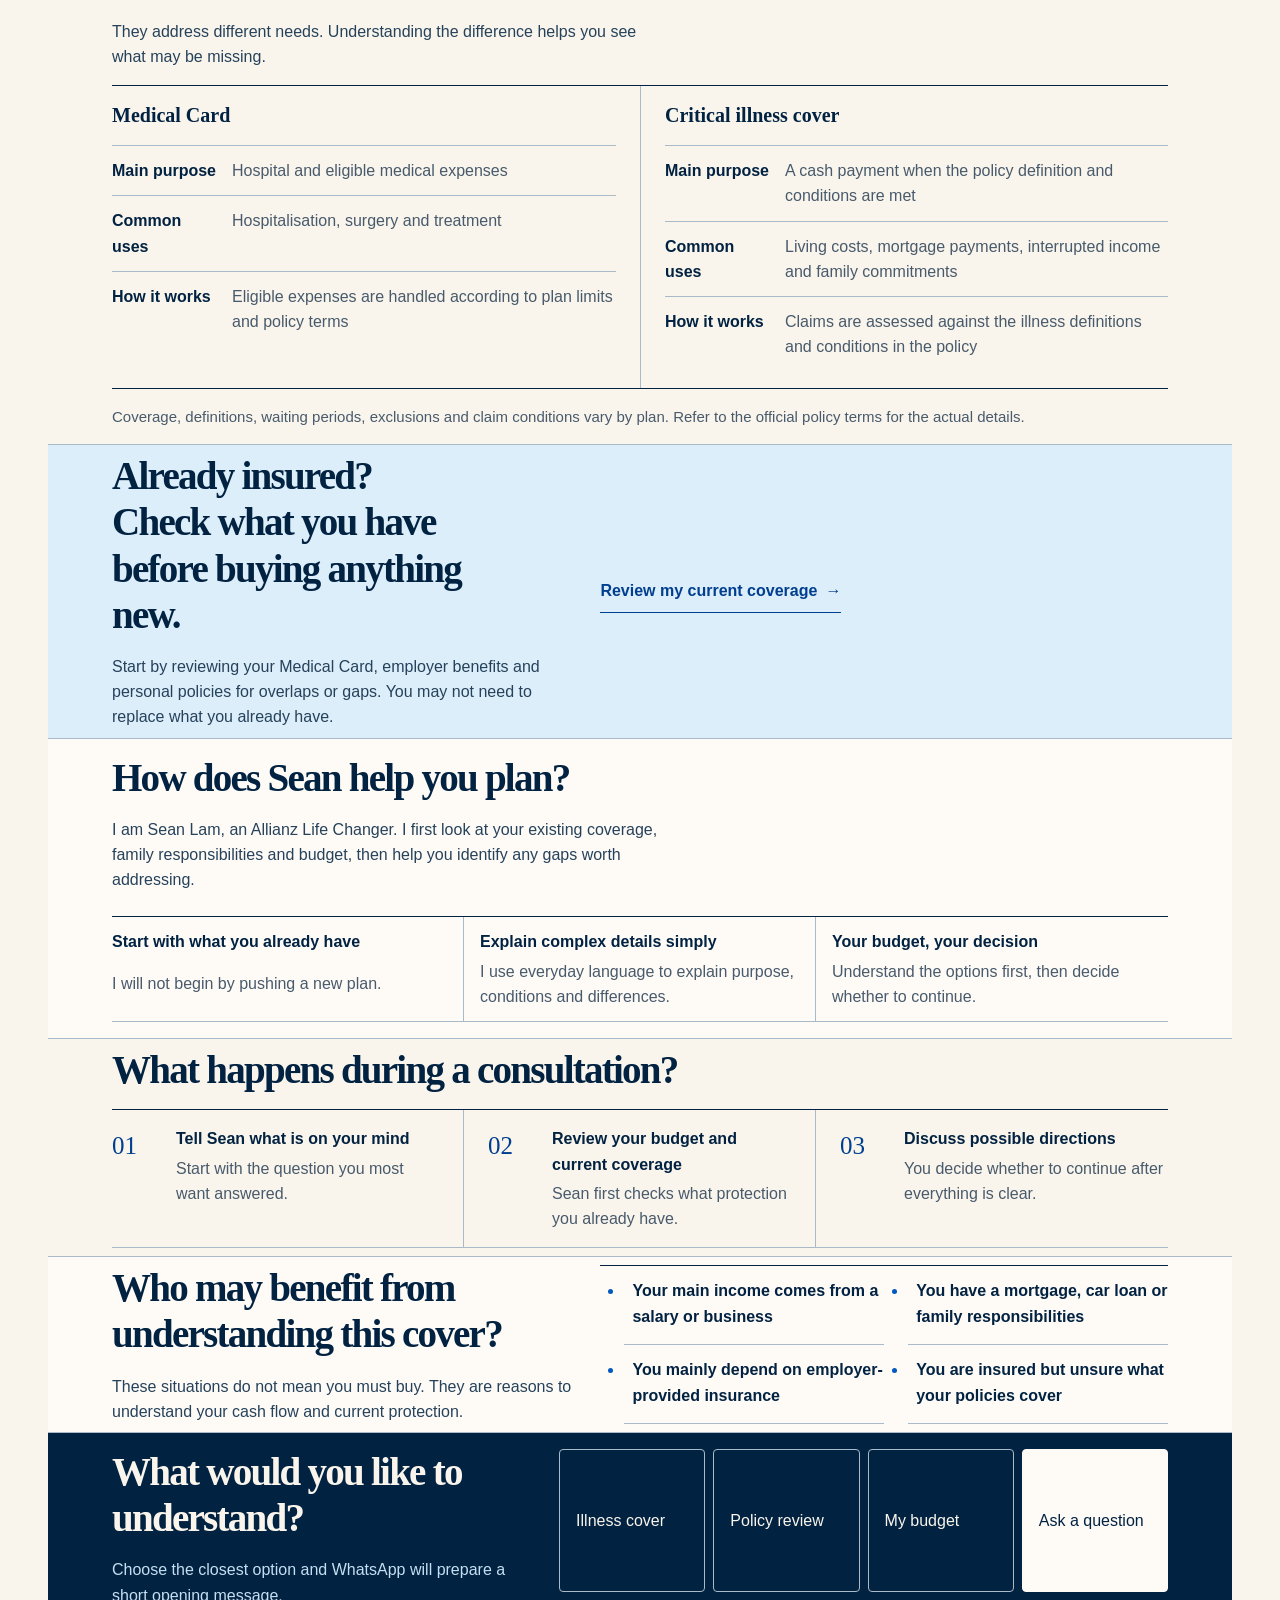
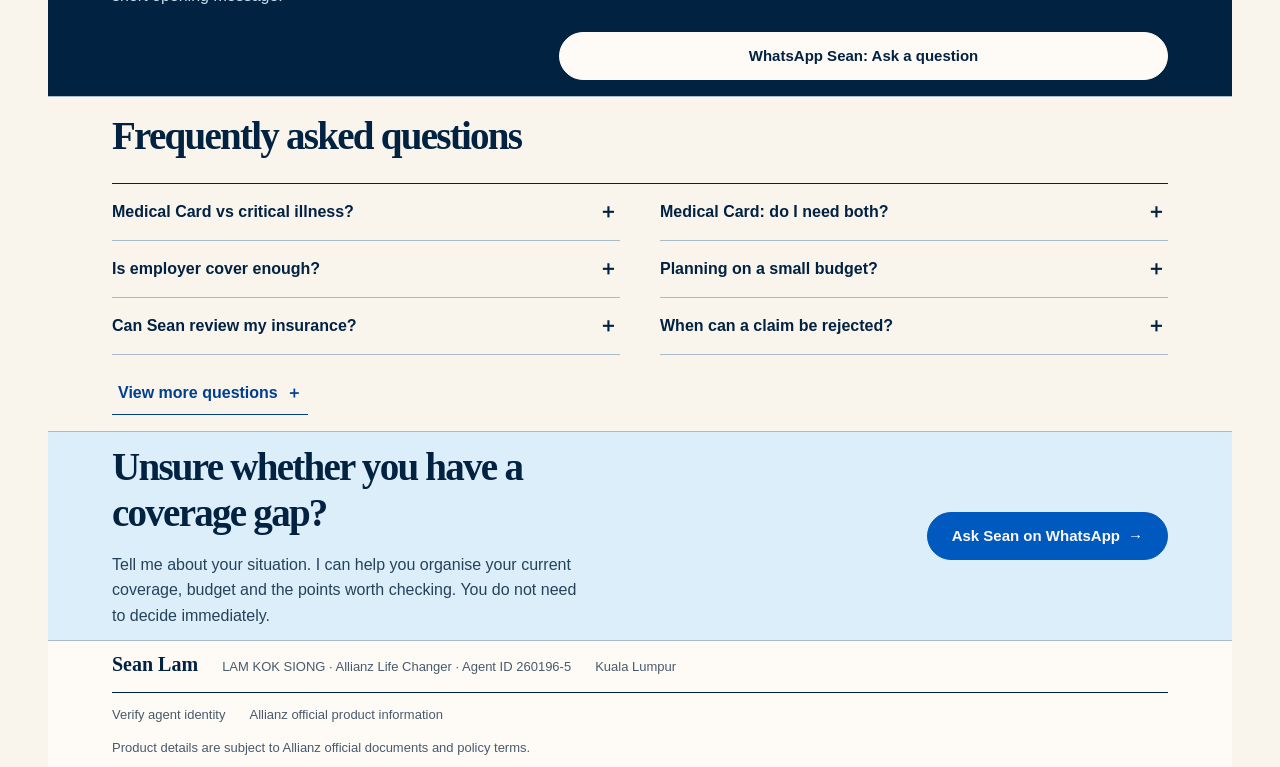
<file: client_sites/sean_lam/en.html>
<!doctype html>
<html lang="en">
<head>
  <meta charset="UTF-8">
  <meta name="viewport" content="width=device-width, initial-scale=1, viewport-fit=cover">
  <meta name="description" content="Sean Lam helps working adults in Kuala Lumpur understand critical illness cover, cash-flow gaps and their existing protection.">
  <title>Sean Lam | Allianz Life Changer · Kuala Lumpur</title>
  <link rel="icon" href="data:,">
  <link rel="alternate" hreflang="zh-CN" href="./">
  <link rel="alternate" hreflang="en" href="en.html">
  <link rel="stylesheet" href="styles.css">
</head>
<body>
  <header class="site-header">
    <a class="brand" href="#top" aria-label="Back to top">Sean Lam</a>
    <div class="header-actions">
      <nav class="language-switch" aria-label="Language">
        <a data-language="zh-CN" lang="zh-CN" href="./">中文</a>
        <a data-language="en" aria-current="page" href="en.html">EN</a>
      </nav>
      <a class="header-contact" data-whatsapp-intent="general" data-whatsapp-source="header" href="https://wa.me/60166396106?text=Hi%20Sean%2C%20I%27d%20like%20to%20understand%20critical%20illness%20cover.">WhatsApp <span aria-hidden="true">→</span></a>
    </div>
  </header>

  <main id="top">
    <section class="hero" id="hero" aria-labelledby="hero-title">
      <div class="hero-copy">
        <h1 id="hero-title"><span>When illness interrupts work,</span> <span>your income still needs protection.</span></h1>
        <p class="hero-summary" id="hero-summary">A Medical Card mainly covers eligible medical expenses. Critical illness cover may provide a cash payment when policy conditions are met, helping with living costs during recovery.</p>
        <div class="hero-identity">
          <strong>Sean Lam</strong>
          <span>Allianz Life Changer</span>
          <span>LAM KOK SIONG · Agent ID 260196-5</span>
        </div>
        <a class="button" id="hero-primary" data-cta-level="primary" data-whatsapp-intent="protection" data-whatsapp-source="hero" href="https://wa.me/60166396106?text=Hi%20Sean%2C%20I%27d%20like%20to%20understand%20critical%20illness%20cover.">Check my coverage <span aria-hidden="true">→</span></a>
        <p class="microcopy">Learn first. You do not need to decide immediately.</p>
      </div>
      <figure class="hero-photo">
        <img src="assets/sean-lam.jpeg" width="1125" height="1125" alt="Allianz Life Changer Sean Lam">
        <figcaption>Sean Lam · Kuala Lumpur</figcaption>
      </figure>
    </section>

    <section class="problem compact-section" id="problem" aria-labelledby="problem-title">
      <div>
        <h2 id="problem-title">If you could not work for six months to a year, would your savings be enough?</h2>
        <p>Your income may pause during recovery, but your mortgage, car loan, living costs and family responsibilities usually continue.</p>
      </div>
      <dl class="problem-list">
        <div><dt>Income pauses</dt><dd>Your salary or business income may be affected.</dd></div>
        <div><dt>Expenses continue</dt><dd>Regular bills do not stop while you recover.</dd></div>
        <div><dt>Responsibilities remain</dt><dd>If your family depends on your income, a cash reserve matters even more.</dd></div>
      </dl>
    </section>

    <section class="calculator feature-section" id="calculator" aria-labelledby="calculator-title">
      <div class="section-copy">
        <h2 id="calculator-title">How much cash might you need if you could not work?</h2>
        <p>Enter your monthly expenses and expected recovery period, then deduct savings and existing benefits you can use.</p>
      </div>
      <div class="calculator-shell">
        <form id="exposure-form">
          <div class="field-grid">
            <label>Monthly living expenses<span class="money-input"><span>RM</span><input name="essentials" type="number" min="0" step="100" inputmode="decimal" value="2500" required></span></label>
            <label>Loans / family commitments<span class="money-input"><span>RM</span><input name="commitments" type="number" min="0" step="100" inputmode="decimal" value="1500" required></span></label>
            <label>Expected recovery period<span class="month-input"><input name="months" type="number" min="36" max="120" step="1" inputmode="numeric" value="36" required><span>months</span></span></label>
            <label>Available savings<span class="money-input"><span>RM</span><input name="savings" type="number" min="0" step="100" inputmode="decimal" value="0" required></span></label>
            <label>Employer benefits / personal cover<span class="money-input"><span>RM</span><input name="benefits" type="number" min="0" step="100" inputmode="decimal" value="0" required></span></label>
          </div>
          <button class="button" type="submit">Calculate my cash-flow gap</button>
        </form>
        <div class="result" id="exposure-result" role="status" aria-live="polite">
          <p><span>Estimated amount needed</span><strong id="cashflow-required">RM 144,000</strong></p>
          <p><span>Estimated cash-flow gap</span><strong id="cashflow-gap">RM 144,000</strong></p>
          <a class="button button-light" id="calculator-whatsapp" data-whatsapp-source="calculator" href="https://wa.me/60166396106?text=Hi%20Sean%2C%20I%27d%20like%20to%20understand%20critical%20illness%20cover." hidden>Send my result to Sean <span aria-hidden="true">→</span></a>
        </div>
      </div>
      <p class="disclaimer">This calculator is for cash-flow planning only. It is not an insurance quotation, coverage recommendation or indication of a claim amount. Actual coverage depends on your circumstances, policy terms and underwriting outcome.</p>
    </section>

    <section class="coverage" id="coverage" aria-labelledby="coverage-title">
      <div class="section-copy">
        <h2 id="coverage-title">Critical illness cover ≠ Medical Card</h2>
        <p>They address different needs. Understanding the difference helps you see what may be missing.</p>
      </div>
      <div class="comparison" role="group" aria-label="Comparison of Medical Card and critical illness cover">
        <article>
          <h3>Medical Card</h3>
          <dl>
            <div><dt>Main purpose</dt><dd>Hospital and eligible medical expenses</dd></div>
            <div><dt>Common uses</dt><dd>Hospitalisation, surgery and treatment</dd></div>
            <div><dt>How it works</dt><dd>Eligible expenses are handled according to plan limits and policy terms</dd></div>
          </dl>
        </article>
        <article>
          <h3>Critical illness cover</h3>
          <dl>
            <div><dt>Main purpose</dt><dd>A cash payment when the policy definition and conditions are met</dd></div>
            <div><dt>Common uses</dt><dd>Living costs, mortgage payments, interrupted income and family commitments</dd></div>
            <div><dt>How it works</dt><dd>Claims are assessed against the illness definitions and conditions in the policy</dd></div>
          </dl>
        </article>
      </div>
      <p class="disclaimer">Coverage, definitions, waiting periods, exclusions and claim conditions vary by plan. Refer to the official policy terms for the actual details.</p>
    </section>

    <section class="policy-check compact-section" id="policy-check" aria-labelledby="policy-title">
      <div>
        <h2 id="policy-title">Already insured? Check what you have before buying anything new.</h2>
        <p>Start by reviewing your Medical Card, employer benefits and personal policies for overlaps or gaps. You may not need to replace what you already have.</p>
      </div>
      <a class="text-link" data-whatsapp-intent="existing" data-whatsapp-source="existing_policy" href="https://wa.me/60166396106?text=Hi%20Sean%2C%20I%27d%20like%20to%20understand%20critical%20illness%20cover.">Review my current coverage <span aria-hidden="true">→</span></a>
    </section>

    <section class="about" id="about" aria-labelledby="about-title">
      <div class="about-copy">
        <h2 id="about-title">How does Sean help you plan?</h2>
        <p class="about-intro">I am Sean Lam, an Allianz Life Changer. I first look at your existing coverage, family responsibilities and budget, then help you identify any gaps worth addressing.</p>
        <ol class="approach-list">
          <li><strong>Start with what you already have</strong><span>I will not begin by pushing a new plan.</span></li>
          <li><strong>Explain complex details simply</strong><span>I use everyday language to explain purpose, conditions and differences.</span></li>
          <li><strong>Your budget, your decision</strong><span>Understand the options first, then decide whether to continue.</span></li>
        </ol>
      </div>
    </section>

    <section class="process compact-section" id="process" aria-labelledby="process-title">
      <h2 id="process-title">What happens during a consultation?</h2>
      <ol>
        <li><span>01</span><p><strong>Tell Sean what is on your mind</strong>Start with the question you most want answered.</p></li>
        <li><span>02</span><p><strong>Review your budget and current coverage</strong>Sean first checks what protection you already have.</p></li>
        <li><span>03</span><p><strong>Discuss possible directions</strong>You decide whether to continue after everything is clear.</p></li>
      </ol>
    </section>

    <section class="audience compact-section" id="audience" aria-labelledby="audience-title">
      <div>
        <h2 id="audience-title">Who may benefit from understanding this cover?</h2>
        <p>These situations do not mean you must buy. They are reasons to understand your cash flow and current protection.</p>
      </div>
      <ul>
        <li>Your main income comes from a salary or business</li>
        <li>You have a mortgage, car loan or family responsibilities</li>
        <li>You mainly depend on employer-provided insurance</li>
        <li>You are insured but unsure what your policies cover</li>
      </ul>
    </section>

    <section class="questions feature-section" id="questions" aria-labelledby="questions-title">
      <div class="section-copy">
        <h2 id="questions-title">What would you like to understand?</h2>
        <p>Choose the closest option and WhatsApp will prepare a short opening message.</p>
      </div>
      <div class="intent-options" role="group" aria-label="Choose a consultation topic">
        <button type="button" data-intent="protection" data-label="WhatsApp Sean: Understand critical illness cover" aria-pressed="false">Illness cover</button>
        <button type="button" data-intent="existing" data-label="WhatsApp Sean: Review existing coverage" aria-pressed="false">Policy review</button>
        <button type="button" data-intent="budget" data-label="WhatsApp Sean: Discuss my budget" aria-pressed="false">My budget</button>
        <button type="button" data-intent="general" data-label="WhatsApp Sean: Ask a question" aria-pressed="true">Ask a question</button>
      </div>
      <a class="button button-light" id="intent-whatsapp" data-whatsapp-source="question_selector" href="https://wa.me/60166396106?text=Hi%20Sean%2C%20I%27d%20like%20to%20understand%20critical%20illness%20cover.">WhatsApp Sean: Ask a question</a>
    </section>

    <section class="faq" id="faq" aria-labelledby="faq-title">
      <h2 id="faq-title">Frequently asked questions</h2>
      <div class="faq-list">
        <article><button class="faq-question" type="button" data-faq-question="medical_card_vs_ci" aria-expanded="false" aria-controls="faq-1"><span>Medical Card vs critical illness?</span><span class="faq-icon" aria-hidden="true">＋</span></button><div class="faq-answer" id="faq-1" hidden><p>A Medical Card mainly covers eligible medical expenses under the policy. Critical illness cover generally provides a cash payment after a diagnosis meets the policy definition and conditions. The cash is not limited to medical bills.</p></div></article>
        <article><button class="faq-question" type="button" data-faq-question="has_medical_card" aria-expanded="false" aria-controls="faq-2"><span>Medical Card: do I need both?</span><span class="faq-icon" aria-hidden="true">＋</span></button><div class="faq-answer" id="faq-2" hidden><p>Not necessarily. First review your Medical Card, cash reserves, income responsibilities and existing critical illness cover to identify any gap.</p></div></article>
        <article><button class="faq-question" type="button" data-faq-question="company_insurance" aria-expanded="false" aria-controls="faq-3"><span>Is employer cover enough?</span><span class="faq-icon" aria-hidden="true">＋</span></button><div class="faq-answer" id="faq-3" hidden><p>Check what the employer plan covers, its limits and whether it continues after you leave or change jobs. Those details help determine whether personal cover is needed.</p></div></article>
        <article><button class="faq-question" type="button" data-faq-question="low_budget" aria-expanded="false" aria-controls="faq-4"><span>Planning on a small budget?</span><span class="faq-icon" aria-hidden="true">＋</span></button><div class="faq-answer" id="faq-4" hidden><p>Yes. Start by prioritising the main gaps and reviewing what is affordable. Planning does not mean you must purchase immediately.</p></div></article>
        <article><button class="faq-question" type="button" data-faq-question="existing_policy" aria-expanded="false" aria-controls="faq-5"><span>Can Sean review my insurance?</span><span class="faq-icon" aria-hidden="true">＋</span></button><div class="faq-answer" id="faq-5" hidden><p>Yes. Start with your coverage summary and main terms. Before sharing, hide identity numbers, bank details and other information that is not needed for an initial review.</p></div></article>
        <article><button class="faq-question" type="button" data-faq-question="claim_conditions" aria-expanded="false" aria-controls="faq-6"><span>When can a claim be rejected?</span><span class="faq-icon" aria-hidden="true">＋</span></button><div class="faq-answer" id="faq-6" hidden><p>A claim must meet the illness definition, severity and other policy conditions. The final decision is based on the policy terms and claim assessment.</p></div></article>
        <article class="faq-extra" hidden><button class="faq-question" type="button" data-faq-question="premium_factors" aria-expanded="false" aria-controls="faq-7"><span>What affects the premium?</span><span class="faq-icon" aria-hidden="true">＋</span></button><div class="faq-answer" id="faq-7" hidden><p>Factors may include age, health, smoking status, coverage amount, coverage term, product structure and underwriting outcome. An actual premium requires formal information.</p></div></article>
        <article class="faq-extra" hidden><button class="faq-question" type="button" data-faq-question="health_information" aria-expanded="false" aria-controls="faq-8"><span>Do I need to provide health information?</span><span class="faq-icon" aria-hidden="true">＋</span></button><div class="faq-answer" id="faq-8" hidden><p>Applications usually require truthful answers to health questions. Some cases may need more information or a medical examination, depending on the insurer's underwriting process.</p></div></article>
      </div>
      <button class="text-button" id="faq-more" type="button" aria-expanded="false">View more questions <span aria-hidden="true">＋</span></button>
    </section>

    <section class="final-cta" id="final-cta" aria-labelledby="final-title">
      <div>
        <h2 id="final-title">Unsure whether you have a coverage gap?</h2>
        <p>Tell me about your situation. I can help you organise your current coverage, budget and the points worth checking. You do not need to decide immediately.</p>
      </div>
      <a class="button" data-cta-level="primary" data-whatsapp-intent="general" data-whatsapp-source="footer" href="https://wa.me/60166396106?text=Hi%20Sean%2C%20I%27d%20like%20to%20understand%20critical%20illness%20cover.">Ask Sean on WhatsApp <span aria-hidden="true">→</span></a>
    </section>
  </main>

  <footer>
    <div class="footer-line">
      <strong>Sean Lam</strong>
      <span>LAM KOK SIONG · Allianz Life Changer · Agent ID 260196-5</span>
      <span>Kuala Lumpur</span>
    </div>
    <div class="footer-links">
      <a href="https://www.liam.org.my/customer_zone/?c=15&amp;ct=2" target="_blank" rel="noopener">Verify agent identity</a>
      <a href="https://www.allianz.com.my/personal/life-health-and-savings/critical-illness/healthcover-prime.html" target="_blank" rel="noopener">Allianz official product information</a>
    </div>
    <p>Product details are subject to Allianz official documents and policy terms.</p>
  </footer>

  <aside class="mobile-sticky" aria-label="Contact Sean">
    <a class="button" data-cta-level="primary" data-whatsapp-intent="protection" data-whatsapp-source="mobile_sticky" href="https://wa.me/60166396106?text=Hi%20Sean%2C%20I%27d%20like%20to%20understand%20critical%20illness%20cover.">Check my coverage <span aria-hidden="true">→</span></a>
  </aside>

  <script src="script.js"></script>
</body>
</html>
</file>
<file: public_site/styles.css>
*{box-sizing:border-box}body{margin:0;background:#f7f4ee;color:#20231f;font:16px/1.7 system-ui,sans-serif}header{border-bottom:1px solid #ddd8ce;background:#f7f4ee;position:sticky;top:0;z-index:2}nav{max-width:1100px;margin:auto;padding:18px 24px;display:flex;justify-content:space-between;align-items:center;gap:20px}.brand{font-size:1.5rem;font-weight:800;letter-spacing:-.03em;color:#20231f;text-decoration:none}.nav-links{display:flex;align-items:center;gap:20px}.nav-links a:not(.button){color:#555}.button,button{display:inline-block;border:0;border-radius:8px;background:#b44727;color:#fff;padding:12px 20px;font-weight:700;text-decoration:none;cursor:pointer}.button.secondary{background:transparent;color:#b44727;border:1px solid #d85b32}.button.small{padding:8px 13px}main{max-width:1100px;margin:auto}section{padding:92px 24px}.hero{display:grid;grid-template-columns:1.4fr .6fr;gap:70px;align-items:center;min-height:650px}h1{font-size:clamp(2.4rem,6vw,5rem);line-height:1.08;margin:15px 0 24px;letter-spacing:-.04em}h2{font-size:clamp(1.8rem,4vw,3rem);line-height:1.2;margin:8px 0 28px}h3{margin-top:0}.lead{font-size:1.15rem;max-width:700px}.eyebrow{color:#b44727;font-weight:800;letter-spacing:.08em}.actions{display:flex;gap:12px;flex-wrap:wrap;margin:28px 0}.note{color:#666;font-size:.9rem}.hero-card,article{background:#fff;border:1px solid #e5dfd5;border-radius:14px;padding:28px}.hero-card{box-shadow:10px 10px 0 #e8d8c9}.grid{display:grid;gap:18px}.six{grid-template-columns:repeat(3,1fr)}.six div{padding:20px;border-left:4px solid #d85b32;background:#fff}.three{grid-template-columns:repeat(3,1fr)}li{margin:8px 0}.steps b{color:#d85b32;font-size:1.5rem}.checklist{columns:2;padding-left:22px}.split{display:grid;grid-template-columns:1fr 1fr;gap:40px}.form-section{max-width:720px;margin:auto}.form-section form,.privacy form{background:#fff;padding:28px;border-radius:14px}label{display:block;font-weight:700;margin-top:15px}label span{color:#b44727}input,select,textarea{width:100%;padding:12px;border:1px solid #bbb;border-radius:6px;font:inherit;background:#fff}button{margin-top:22px;width:100%;font-size:1rem}.honeypot{position:absolute;left:-10000px}.bottom-cta{text-align:center;background:#eee5da;max-width:none}footer{text-align:center;padding:30px;border-top:1px solid #ddd8ce}@media(max-width:760px){nav{align-items:flex-start}.nav-links{display:none}.hero,.split,.three,.six{grid-template-columns:1fr}.hero{padding-top:55px;min-height:auto}section{padding:65px 20px}.checklist{columns:1}h1{font-size:2.8rem}.actions .button{width:100%;text-align:center}}
.consent{display:flex;gap:10px;align-items:flex-start;font-weight:400}
.consent input{width:auto;margin-top:4px}
.consent a,footer a{color:inherit;text-decoration:underline}
.privacy{max-width:820px;margin:auto;padding:70px 24px}
.privacy section{padding:24px 0;border-bottom:1px solid #ddd8ce}
.privacy h2{margin-top:0}.success-panel{background:#fff;padding:28px;border-left:4px solid #b44727;border-radius:14px}
</file>
<file: client_sites/sean_lam/styles.css>
/* Hallmark · pre-emit critique: P5 H5 E5 S5 R5 V5 · genre: editorial · macrostructure: Conversational FAQ · theme: Atelier · enrichment: H2 supplied real photography · nav: N9 · footer: Ft2 · contrast: pass (40–41) · slop: pass (42–45) · honest: pass (46) · chrome: pass (47) · tokens: pass (48) · responsive: pass (49) · mobile: pass (34, 49, 50–57) */
@import url("tokens.css");

* {
  box-sizing: border-box;
}

html,
body {
  overflow-x: clip;
}

html {
  scroll-behavior: smooth;
}

body {
  margin: 0;
  padding-bottom: calc(var(--control-height) + var(--space-lg) + env(safe-area-inset-bottom));
  background: var(--color-paper);
  color: var(--color-ink);
  font: 400 var(--text-base)/1.65 var(--font-body);
  text-rendering: optimizeLegibility;
}

a {
  color: inherit;
}

img {
  display: block;
  max-width: 100%;
}

button,
input {
  font: inherit;
}

button,
a {
  -webkit-tap-highlight-color: transparent;
}

button {
  color: inherit;
}

:focus-visible {
  outline: var(--rule-thin) solid var(--color-focus);
  outline-width: var(--space-3xs);
  outline-offset: var(--space-2xs);
}

a:active,
button:active {
  opacity: 0.72;
}

button:disabled,
input:disabled {
  opacity: 0.55;
  cursor: not-allowed;
}

.money-input:has(input:user-invalid),
.month-input:has(input:user-invalid) {
  outline-color: var(--color-error);
}

h1,
h2,
h3,
strong.brand {
  font-family: var(--font-display);
  font-style: normal;
}

h1,
h2 {
  margin: 0;
  overflow-wrap: anywhere;
  min-width: 0;
  font-weight: 900;
  letter-spacing: -0.045em;
}

h1 {
  max-width: none;
  font-size: clamp(2.125rem, 10.6vw, 2.5rem);
  line-height: 1.08;
}

h1 > span {
  display: block;
}

h2 {
  font-size: clamp(var(--text-xl), 6vw, var(--text-3xl));
  line-height: 1.15;
}

html[lang="en"] body {
  line-height: 1.58;
}

html[lang="en"] h1 {
  font-size: clamp(1.625rem, 7.5vw, 2.125rem);
  line-height: 1.1;
  letter-spacing: -0.035em;
}

html[lang="en"] h1 > span {
  display: inline;
}

html[lang="en"] h2 {
  font-size: clamp(var(--text-lg), 5vw, var(--text-2xl));
  line-height: 1.18;
}

h3 {
  margin: 0;
  font-size: var(--text-md);
  line-height: 1.35;
}

p {
  margin-block: 0;
}

.site-header,
main,
footer {
  width: min(100%, var(--page-max));
  margin-inline: auto;
}

.site-header {
  position: sticky;
  inset-block-start: 0;
  z-index: var(--z-sticky);
  min-height: var(--control-height);
  padding: var(--space-sm) clamp(var(--space-md), 4vw, var(--space-xl));
  border-block-end: var(--rule-thin) solid var(--color-ink);
  background: var(--color-paper);
  display: flex;
  align-items: center;
  justify-content: space-between;
  gap: var(--space-lg);
}

.brand {
  white-space: nowrap;
  font-family: var(--font-display);
  font-size: var(--text-lg);
  font-weight: 900;
  letter-spacing: -0.04em;
  line-height: 1;
  text-decoration: none;
}

.header-actions,
.language-switch {
  display: flex;
  align-items: center;
}

.header-actions {
  gap: var(--space-sm);
}

.language-switch {
  gap: var(--space-2xs);
}

.language-switch a {
  min-width: 2.75rem;
  min-height: 2.75rem;
  color: var(--color-muted);
  display: inline-flex;
  align-items: center;
  justify-content: center;
  font-size: var(--text-xs);
  font-weight: 700;
  text-decoration: none;
}

.language-switch a[aria-current="page"] {
  border-block-end: var(--rule-thin) solid currentColor;
  color: var(--color-ink);
}

.header-contact,
.text-link,
.text-button {
  white-space: nowrap;
  color: var(--color-accent-dark);
  font-weight: 700;
  text-decoration: none;
}

.header-contact {
  min-height: 2.75rem;
  display: none;
  align-items: center;
  gap: var(--space-xs);
  border-block-end: var(--rule-thin) solid currentColor;
}

.button {
  min-height: var(--control-height);
  padding: var(--space-sm) var(--space-lg);
  border: var(--rule-thin) solid var(--color-accent);
  border-radius: var(--radius-pill);
  background: var(--color-accent);
  color: var(--color-accent-ink);
  display: inline-flex;
  align-items: center;
  justify-content: center;
  gap: var(--space-xs);
  white-space: nowrap;
  font-size: var(--text-sm);
  font-weight: 700;
  line-height: 1.2;
  text-decoration: none;
  transition: background-color var(--dur-short) var(--ease-out),
              transform var(--dur-micro) var(--ease-out);
}

.button:active {
  opacity: 1;
  background: var(--color-accent-dark);
  transform: translateY(var(--rule-thin));
}

.button-light {
  border-color: var(--color-paper-raised);
  background: var(--color-paper-raised);
  color: var(--color-ink);
}

.hero {
  border-block-end: var(--rule-thin) solid var(--color-rule);
  background: var(--color-paper-raised);
  display: grid;
}

.hero-copy {
  padding: var(--space-lg) clamp(var(--space-md), 5vw, var(--space-2xl));
  align-self: center;
  min-width: 0;
}

.hero-summary {
  max-width: 36rem;
  margin-block: var(--space-md);
  color: var(--color-ink-soft);
  font-size: var(--text-base);
}

.hero-identity {
  margin-block-end: var(--space-md);
  padding-block-start: var(--space-md);
  border-block-start: var(--rule-thin) solid var(--color-rule);
  display: grid;
  gap: var(--space-2xs);
}

.hero-identity strong {
  font-family: var(--font-display);
  font-size: var(--text-md);
}

.hero-identity span {
  color: var(--color-muted);
  font-size: var(--text-sm);
}

.microcopy {
  margin-block-start: var(--space-sm);
  color: var(--color-muted);
  font-size: var(--text-sm);
}

.hero-photo {
  margin: 0;
  min-width: 0;
  overflow: hidden;
  background: var(--color-soft);
}

.hero-photo {
  position: relative;
  aspect-ratio: 4 / 3;
}

.hero-photo img {
  width: 100%;
  height: 100%;
  object-fit: cover;
}

.hero-photo img {
  object-position: 50% 24%;
}

.hero-photo figcaption {
  position: absolute;
  inset-inline-end: var(--space-md);
  inset-block-end: var(--space-md);
  padding: var(--space-2xs) var(--space-xs);
  background: var(--color-paper);
  color: var(--color-ink);
  font-size: var(--text-xs);
}

.compact-section,
.feature-section,
.coverage,
.about,
.faq,
.final-cta {
  padding-inline: clamp(var(--space-md), 5vw, var(--space-2xl));
  border-block-end: var(--rule-thin) solid var(--color-rule);
}

.compact-section {
  padding-block: var(--space-lg);
}

.feature-section,
.coverage,
.about,
.faq {
  padding-block: var(--space-lg);
}

.section-copy {
  max-width: 44rem;
  margin-block-end: var(--space-md);
}

.section-copy p,
.problem > div > p,
.policy-check p,
.audience > div > p,
.final-cta p,
.about-intro {
  max-width: 62ch;
  margin-block-start: var(--space-md);
  color: var(--color-ink-soft);
}

.problem {
  display: grid;
  gap: var(--space-lg);
}

.problem h2 {
  max-width: 19ch;
}

.problem-list,
.comparison dl {
  margin: 0;
}

.problem-list {
  border-block-start: var(--rule-thin) solid var(--color-ink);
}

.problem-list div {
  padding-block: var(--space-sm);
  border-block-end: var(--rule-thin) solid var(--color-rule);
  display: grid;
  grid-template-columns: 7.5rem minmax(0, 1fr);
  gap: var(--space-md);
}

.problem-list dt,
.comparison dt {
  font-weight: 700;
}

.problem-list dd,
.comparison dd {
  margin: 0;
  color: var(--color-muted);
}

.calculator {
  background: var(--color-paper-raised);
}

.calculator-shell {
  display: grid;
}

#exposure-form {
  padding: var(--space-lg);
  background: var(--color-soft);
}

.field-grid {
  display: grid;
  gap: var(--space-sm);
  margin-block-end: var(--space-md);
}

#exposure-form label {
  display: grid;
  gap: var(--space-xs);
  color: var(--color-ink);
  font-size: var(--text-sm);
  font-weight: 700;
}

.money-input,
.month-input {
  min-height: var(--control-height);
  border: var(--rule-thin) solid var(--color-rule);
  border-radius: var(--radius-sm);
  outline: var(--space-3xs) solid transparent;
  outline-offset: var(--space-3xs);
  background: var(--color-paper-raised);
  display: flex;
  align-items: center;
}

.money-input > span,
.month-input > span {
  padding-inline: var(--space-sm);
  color: var(--color-muted);
  font-variant-numeric: tabular-nums;
}

.money-input input,
.month-input input {
  width: 100%;
  min-width: 0;
  height: calc(var(--control-height) - var(--space-3xs));
  padding-inline: var(--space-xs);
  border: 0;
  outline: 0;
  background: transparent;
  color: var(--color-ink);
  font-variant-numeric: tabular-nums;
}

.money-input:focus-within,
.month-input:focus-within {
  outline-color: var(--color-focus);
}

#exposure-form > .button {
  width: 100%;
  cursor: pointer;
}

.result {
  padding: var(--space-lg);
  background: var(--color-ink);
  color: var(--color-paper);
  display: grid;
  align-content: center;
  gap: var(--space-lg);
}

.result p {
  display: grid;
  gap: var(--space-2xs);
}

.result span {
  color: var(--color-soft-strong);
  font-size: var(--text-sm);
}

.result strong {
  font-family: var(--font-display);
  font-size: var(--text-2xl);
  font-variant-numeric: tabular-nums;
  line-height: 1.1;
}

.result .button {
  width: 100%;
}

.disclaimer {
  margin-block-start: var(--space-md);
  color: var(--color-muted);
  font-size: var(--text-sm);
}

.coverage {
  background: var(--color-paper);
}

.comparison {
  border-block: var(--rule-thin) solid var(--color-ink);
}

.comparison article {
  padding-block: var(--space-md);
}

.comparison article + article {
  border-block-start: var(--rule-thin) solid var(--color-rule);
}

.comparison h3 {
  margin-block-end: var(--space-md);
}

.comparison dl div {
  padding-block: var(--space-sm);
  border-block-start: var(--rule-thin) solid var(--color-rule);
  display: grid;
  grid-template-columns: 6.5rem minmax(0, 1fr);
  gap: var(--space-md);
}

.mid-cta {
  margin-block-start: var(--space-xl);
  padding: var(--space-lg);
  background: var(--color-soft);
  color: var(--color-ink);
  display: grid;
  gap: var(--space-md);
  align-items: center;
}

.mid-cta p {
  font-weight: 700;
}

.policy-check {
  background: var(--color-soft);
  color: var(--color-ink);
  display: grid;
  gap: var(--space-lg);
  align-items: center;
}

.policy-check h2 {
  max-width: 18ch;
}

.text-link,
.text-button {
  width: max-content;
  max-width: 100%;
  min-height: 2.75rem;
  padding-block: var(--space-xs);
  border: 0;
  border-block-end: var(--rule-thin) solid currentColor;
  background: transparent;
  display: inline-flex;
  align-items: center;
  gap: var(--space-xs);
  cursor: pointer;
}

.about {
  background: var(--color-paper-raised);
}

.approach-list {
  list-style: none;
  margin: var(--space-lg) 0 0;
  padding: 0;
  border-block-start: var(--rule-thin) solid var(--color-ink);
}

.approach-list li {
  padding-block: var(--space-sm);
  border-block-end: var(--rule-thin) solid var(--color-rule);
  display: grid;
  gap: var(--space-2xs);
}

.approach-list span {
  color: var(--color-muted);
}

.credential-line {
  margin-block-start: var(--space-md);
  color: var(--color-muted);
  font-size: var(--text-sm);
}

.process {
  background: var(--color-paper);
}

.process > h2 {
  margin-block-end: var(--space-md);
}

.process ol {
  list-style: none;
  margin: 0;
  padding: 0;
  border-block-start: var(--rule-thin) solid var(--color-ink);
}

.process li {
  padding-block: var(--space-md);
  border-block-end: var(--rule-thin) solid var(--color-rule);
  display: grid;
  grid-template-columns: 3rem minmax(0, 1fr);
  gap: var(--space-md);
}

.process li > span {
  color: var(--color-accent-dark);
  font-family: var(--font-display);
  font-size: var(--text-lg);
  font-variant-numeric: tabular-nums;
}

.process li p {
  color: var(--color-muted);
}

.process li strong {
  display: block;
  margin-block-end: var(--space-2xs);
  color: var(--color-ink);
}

.audience {
  background: var(--color-paper-raised);
  display: grid;
  gap: var(--space-lg);
}

.audience ul {
  margin: 0;
  padding-inline-start: var(--space-lg);
  border-block-start: var(--rule-thin) solid var(--color-ink);
}

.audience li {
  padding: var(--space-sm) 0 var(--space-sm) var(--space-xs);
  border-block-end: var(--rule-thin) solid var(--color-rule);
  font-weight: 700;
}

.audience li::marker {
  color: var(--color-accent);
}

.questions {
  background: var(--color-ink);
  color: var(--color-paper);
}

.questions .section-copy p {
  color: var(--color-soft-strong);
}

.intent-options {
  display: grid;
  gap: var(--space-xs);
  margin-block-end: var(--space-md);
}

.intent-options button {
  min-height: var(--control-height);
  padding: var(--space-sm) var(--space-md);
  border: var(--rule-thin) solid var(--color-rule);
  border-radius: var(--radius-sm);
  background: transparent;
  color: var(--color-paper);
  white-space: nowrap;
  cursor: pointer;
  text-align: start;
}

.intent-options button[aria-pressed="true"] {
  border-color: var(--color-paper-raised);
  background: var(--color-paper-raised);
  color: var(--color-ink);
}

.questions > .button {
  width: 100%;
}

.faq {
  background: var(--color-paper);
}

.faq > h2 {
  margin-block-end: var(--space-lg);
}

.faq-list {
  border-block-start: var(--rule-thin) solid var(--color-ink);
}

.faq-list article {
  border-block-end: var(--rule-thin) solid var(--color-rule);
}

.faq-question {
  width: 100%;
  min-height: 3.5rem;
  padding: var(--space-sm) 0;
  border: 0;
  background: transparent;
  display: flex;
  align-items: center;
  justify-content: space-between;
  gap: var(--space-sm);
  cursor: pointer;
  text-align: start;
  font-weight: 700;
}

.faq-question > span:first-child {
  white-space: nowrap;
}

.faq-icon {
  min-width: var(--space-lg);
  font-size: var(--text-md);
  text-align: center;
}

.faq-answer {
  max-width: 65ch;
  padding: 0 var(--space-xl) var(--space-md) 0;
  color: var(--color-muted);
}

.faq-answer[hidden],
.faq-extra[hidden],
#calculator-whatsapp[hidden],
#faq-more[hidden] {
  display: none;
}

.faq .text-button {
  margin-block-start: var(--space-md);
}

.final-cta {
  padding-block: var(--space-lg);
  background: var(--color-soft);
  color: var(--color-ink);
  display: grid;
  gap: var(--space-lg);
  align-items: center;
}

footer {
  padding: var(--space-md) clamp(var(--space-md), 5vw, var(--space-2xl));
  background: var(--color-paper-raised);
}

.footer-line {
  padding-block-end: var(--space-sm);
  border-block-end: var(--rule-thin) solid var(--color-ink);
  display: flex;
  flex-wrap: wrap;
  gap: var(--space-xs) var(--space-lg);
  align-items: baseline;
}

.footer-line strong {
  font-family: var(--font-display);
  font-size: var(--text-md);
}

.footer-line span,
.footer-links,
footer > p {
  color: var(--color-muted);
  font-size: var(--text-xs);
}

.footer-links {
  padding-block: var(--space-sm);
  display: flex;
  flex-wrap: wrap;
  gap: var(--space-sm) var(--space-lg);
}

.footer-links a {
  white-space: nowrap;
  text-decoration: none;
}

footer > p {
  margin: 0;
}

.mobile-sticky {
  position: fixed;
  inset-inline: 0;
  inset-block-end: 0;
  z-index: var(--z-sticky);
  padding: var(--space-xs) max(var(--space-md), env(safe-area-inset-right))
           max(var(--space-xs), env(safe-area-inset-bottom))
           max(var(--space-md), env(safe-area-inset-left));
  border-block-start: var(--rule-thin) solid var(--color-rule);
  background: var(--color-paper);
  box-shadow: 0 calc(-1 * var(--space-2xs)) var(--space-md) var(--color-shadow);
}

.mobile-sticky .button {
  width: 100%;
}

@media (min-width: 23rem) {
  .header-contact {
    display: inline-flex;
  }
}

@media (hover: hover) and (pointer: fine) {
  .button:hover {
    background: var(--color-accent-dark);
  }

  .button-light:hover {
    background: var(--color-soft);
    color: var(--color-ink);
  }

  .header-contact:hover,
  .language-switch a:hover,
  .text-link:hover,
  .text-button:hover,
  .faq-question:hover {
    color: var(--color-accent);
  }

  .money-input:hover,
  .month-input:hover {
    background: var(--color-soft);
  }
}

@media (min-width: 48rem) {
  body {
    padding-bottom: 0;
  }

  .site-header {
    min-height: var(--space-2xl);
  }

  .brand {
    font-size: var(--text-xl);
  }

  .hero {
    grid-template-columns: minmax(0, 1.1fr) minmax(0, 0.9fr);
  }

  .hero-copy {
    padding-block: var(--space-lg) var(--space-xl);
  }

  .hero-photo {
    min-height: 29rem;
    aspect-ratio: auto;
  }

  .problem,
  .policy-check,
  .audience,
  .final-cta {
    grid-template-columns: minmax(0, 0.9fr) minmax(0, 1.1fr);
  }

  .field-grid,
  .comparison,
  .intent-options,
  .faq-list {
    display: grid;
    grid-template-columns: repeat(2, minmax(0, 1fr));
  }

  .comparison article + article {
    padding-inline-start: var(--space-lg);
    border-block-start: 0;
    border-inline-start: var(--rule-thin) solid var(--color-rule);
  }

  .comparison article:first-child {
    padding-inline-end: var(--space-lg);
  }


  .approach-list {
    display: grid;
    grid-template-columns: repeat(3, minmax(0, 1fr));
  }

  .approach-list li {
    padding-inline: var(--space-md);
    border-inline-end: var(--rule-thin) solid var(--color-rule);
  }

  .approach-list li:first-child { padding-inline-start: 0; }
  .approach-list li:last-child { padding-inline-end: 0; border-inline-end: 0; }


  .audience ul {
    display: grid;
    grid-template-columns: repeat(2, minmax(0, 1fr));
    column-gap: var(--space-lg);
  }

  .questions {
    display: grid;
    grid-template-columns: minmax(0, 0.82fr) minmax(0, 1.18fr);
    gap: var(--space-lg);
  }

  .questions .section-copy {
    margin-block-end: 0;
  }

  .questions > .button {
    grid-column: 2;
  }

  .faq-list {
    column-gap: var(--space-xl);
  }

  .final-cta {
    padding-block: var(--space-sm);
  }

  .final-cta .button {
    justify-self: end;
  }

  .mobile-sticky {
    display: none;
  }
}

@media (min-width: 64rem) {
  .field-grid { grid-template-columns: repeat(3, minmax(0, 1fr)); }
  .intent-options { grid-template-columns: repeat(4, minmax(0, 1fr)); }

  h1 {
    max-width: 12ch;
    font-size: clamp(3.5rem, 5vw, 3.75rem);
  }

  html[lang="en"] h1 {
    max-width: 24ch;
    font-size: clamp(2.75rem, 4vw, 3.25rem);
  }
  .hero-copy {
    padding: var(--space-lg) var(--space-3xl) var(--space-xl);
  }

  .hero-photo {
    min-height: 30rem;
  }

  .compact-section {
    padding-block: var(--space-xs);
  }

  .feature-section,
  .coverage,
  .about,
  .faq {
    padding-block: var(--space-md);
  }

  .calculator-shell {
    grid-template-columns: minmax(0, 1.25fr) minmax(0, 0.75fr);
  }

  #exposure-form,
  .result {
    padding: var(--space-lg);
  }

  .process ol {
    display: grid;
    grid-template-columns: repeat(3, minmax(0, 1fr));
  }

  .process li {
    padding-inline: var(--space-lg);
    border-inline-end: var(--rule-thin) solid var(--color-rule);
  }

  .process li:first-child {
    padding-inline-start: 0;
  }

  .process li:last-child {
    padding-inline-end: 0;
    border-inline-end: 0;
  }
}

@media (min-width: 64rem) {
  footer { padding-block: var(--space-xs); }
}

@media (prefers-reduced-motion: reduce) {
  html {
    scroll-behavior: auto;
  }

  *,
  *::before,
  *::after {
    animation-duration: var(--dur-micro) !important;
    animation-iteration-count: 1 !important;
    transition-duration: var(--dur-micro) !important;
  }
}
</file>
